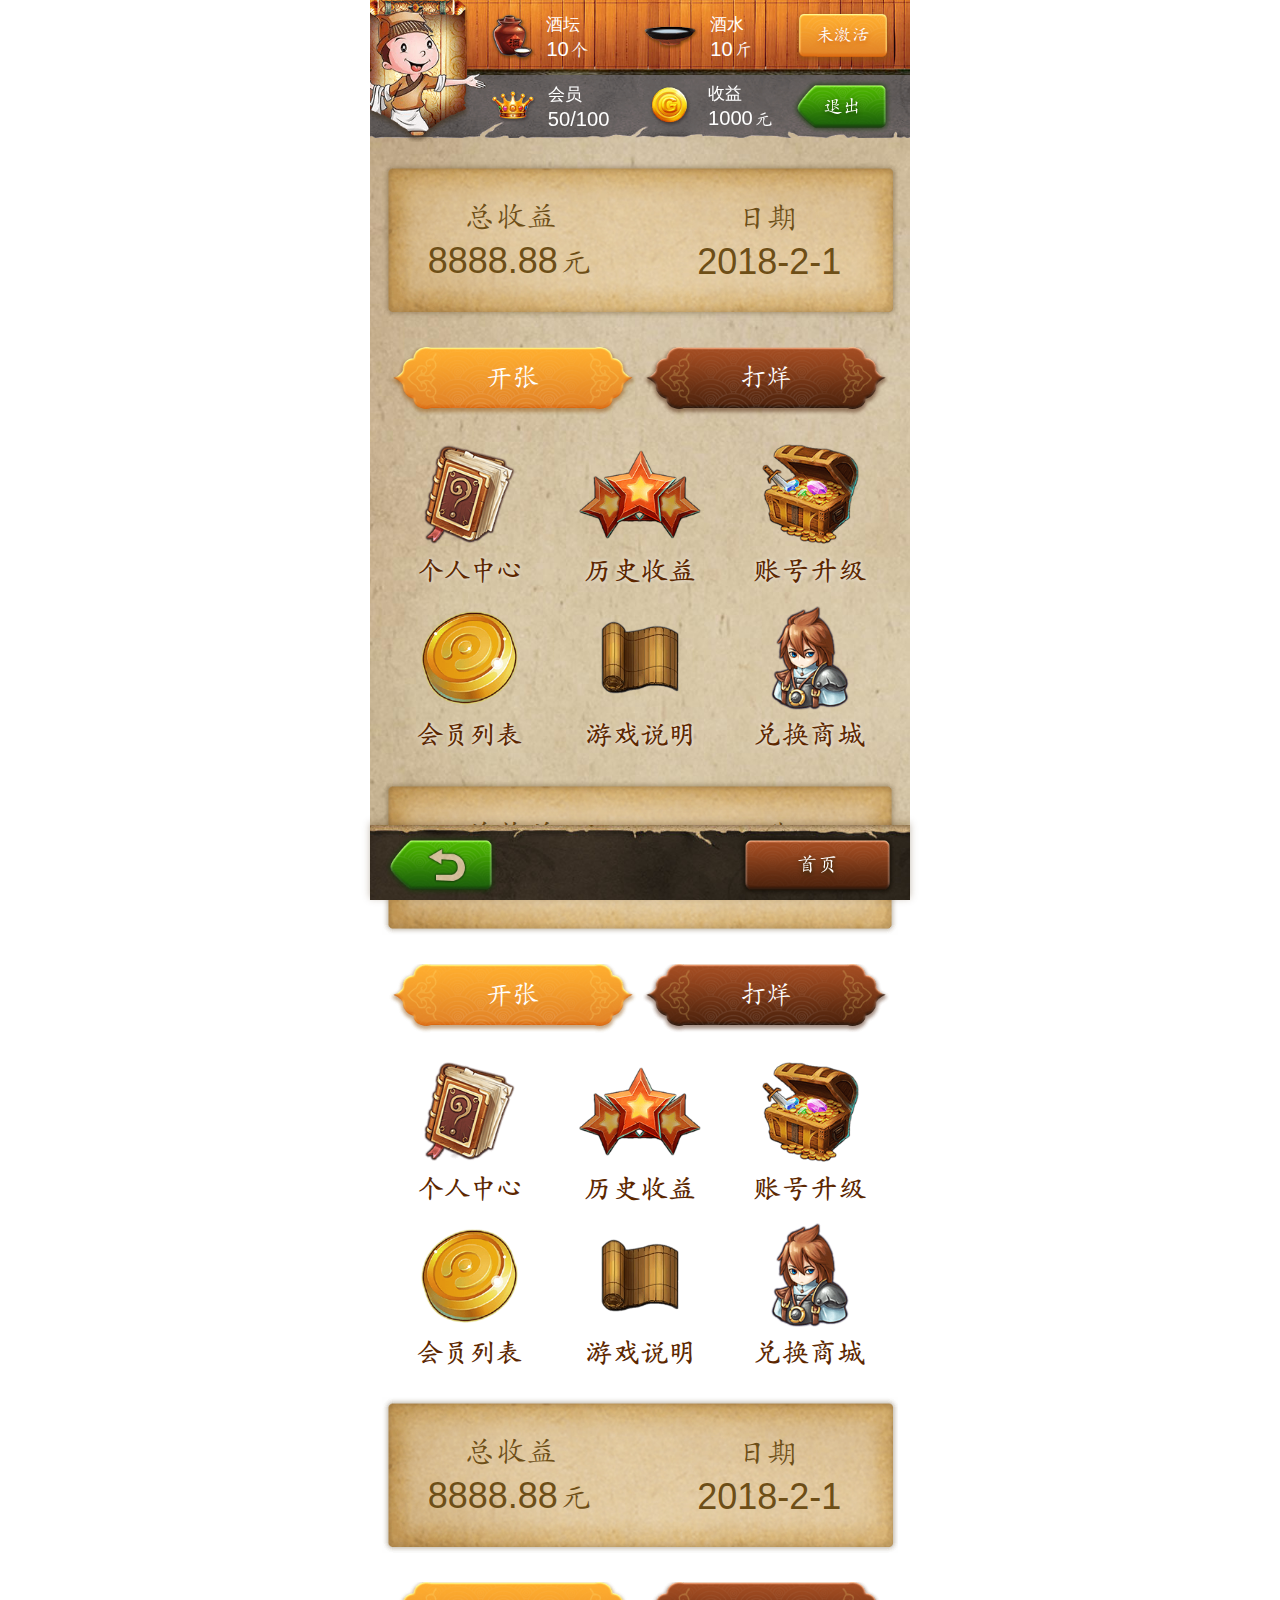
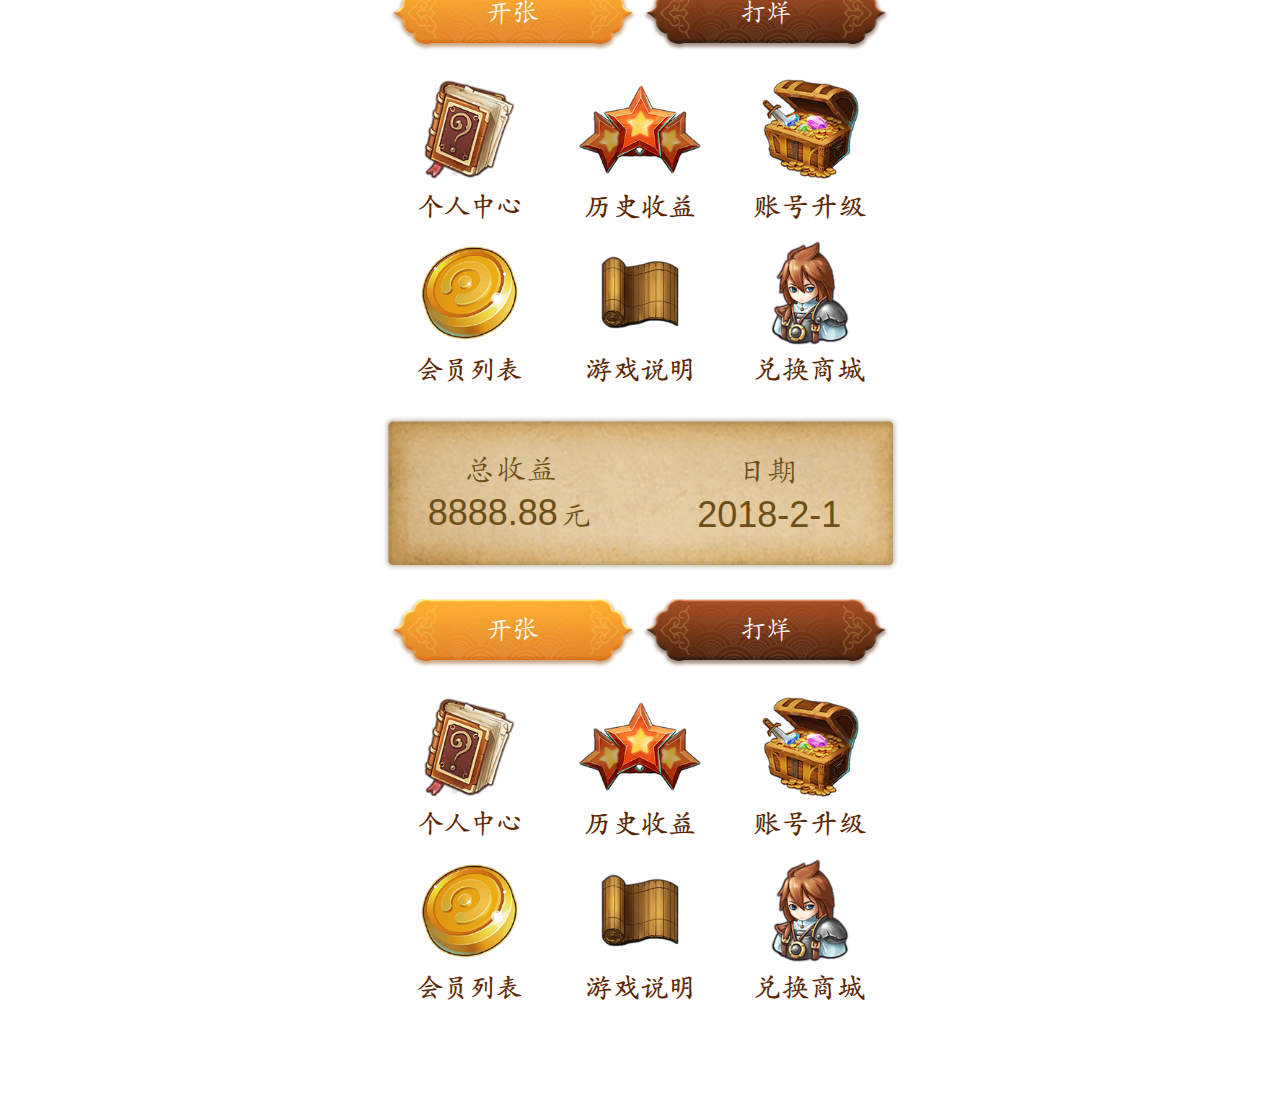
<file: index.html>
<!DOCTYPE html>
<html>

<head>
    <meta charset="utf-8">
    <title>xxx酒坊</title>
    <meta name="viewport" content="width=device-width, initial-scale=1,maximum-scale=1,user-scalable=no">
    <meta name="apple-mobile-web-app-capable" content="yes">
    <meta name="apple-mobile-web-app-status-bar-style" content="black">
    <link rel="stylesheet" href="css/mui.min.css">
    <link rel="stylesheet" href="css/main.css">
    <script src="js/resize.js"></script>
</head>

<body>
    <!--header-->
    <header class="h_header f24 white">
        <i class="pa sprite avatar"></i>
        <div class="t_bg" flex="box:last">
            <div flex="box:first">
                <i class="sprite icon_wine_jars mr15"></i>
                <h2>
                    <p>酒坛</p>
                    <p class="f28">10<i class="icon icon-ge f30"></i></p>
                 </h2>
            </div>
            <div flex="box:first">
                <i class="sprite icon_wine mr15"></i>
                <h2>
                    <p>酒水</p>
                    <p class="f28">10<i class="icon icon-jin f30"></i></p>
                 </h2>
            </div>
            <i class="f30 sprite btn_t_orange icon icon-not_active tc mr25 txt_sd_orange" title="未激活" alt="未激活"></i>
        </div>
        <div class="sprite t_bg1" flex="box:last">
            <div flex="box:first">
                <i class="sprite icon_vip mr15"></i>
                <h2>
                    <p>会员</p>
                    <p class="f28">50/100</p>
                 </h2>
            </div>
            <div flex="box:first">
                <i class="sprite icon_profit ml12 mr24"></i>
                <h2>
                    <p>收益</p>
                    <p class="f28">1000<i class="icon icon-yuan f30"></i></p>
                 </h2>
            </div>
            <a href="" class="f30 sprite btn_green icon icon-exit tc mr25 txt_sd_dark" title="退出" alt="退出"></a>
        </div>
    </header>
    <!--footer-->
    <footer class="f_footer sprite" flex="main:justify">
        <i class="sprite back"></i>
        <i class="sprite btn_brown icon icon-home f34 txt_sd_dark tc white"></i>
    </footer>
    <div class="mui-content mui-fullscreen">
        <div class="box_wrap f50 tc colorlighter" flex="box:mean">
            <div>
                <p class="icon icon-zsy"></p>
                <p><span>8888.88</span><i class="icon icon-yuan"></i></p>
            </div>
            <div>
                <p class="icon icon-date"></p>
                <p>2018-2-1</p>
            </div>
        </div>
        <div class="white mlr24">
            <a class="sprite btn_orange icon icon-open f46 tc" href=""></a>
            <a class="sprite btn_main icon icon-close f46 tc" href=""></a>
        </div>
        <div class="menu_wrap colorlight tc f46" flex="wrap">
            <a href="">
                <i class="i_menu menu1"></i>
                <p class="icon icon-menu1"></p>
            </a>
            <a href="">
                <i class="i_menu menu2"></i>
                <p class="icon icon-menu2"></p>
            </a>
            <a href="">
                <i class="i_menu menu3"></i>
                <p class="icon icon-menu3"></p>
            </a>
            <a href="">
                <i class="i_menu menu4"></i>
                <p class="icon icon-menu4"></p>
            </a>
            <a href="">
                <i class="i_menu menu5"></i>
                <p class="icon icon-menu5"></p>
            </a>
            <a href="">
                <i class="i_menu menu6"></i>
                <p class="icon icon-menu6"></p>
            </a>
        </div>
        <div class="box_wrap f50 tc colorlighter" flex="box:mean">
            <div>
                <p class="icon icon-zsy"></p>
                <p><span>8888.88</span><i class="icon icon-yuan"></i></p>
            </div>
            <div>
                <p class="icon icon-date"></p>
                <p>2018-2-1</p>
            </div>
        </div>
        <div class="white mlr24">
            <a class="sprite btn_orange icon icon-open f46 tc" href=""></a>
            <a class="sprite btn_main icon icon-close f46 tc" href=""></a>
        </div>
        <div class="menu_wrap colorlight tc f46" flex="wrap">
            <a href="">
                <i class="i_menu menu1"></i>
                <p class="icon icon-menu1"></p>
            </a>
            <a href="">
                <i class="i_menu menu2"></i>
                <p class="icon icon-menu2"></p>
            </a>
            <a href="">
                <i class="i_menu menu3"></i>
                <p class="icon icon-menu3"></p>
            </a>
            <a href="">
                <i class="i_menu menu4"></i>
                <p class="icon icon-menu4"></p>
            </a>
            <a href="">
                <i class="i_menu menu5"></i>
                <p class="icon icon-menu5"></p>
            </a>
            <a href="">
                <i class="i_menu menu6"></i>
                <p class="icon icon-menu6"></p>
            </a>
        </div>
        <div class="box_wrap f50 tc colorlighter" flex="box:mean">
            <div>
                <p class="icon icon-zsy"></p>
                <p><span>8888.88</span><i class="icon icon-yuan"></i></p>
            </div>
            <div>
                <p class="icon icon-date"></p>
                <p>2018-2-1</p>
            </div>
        </div>
        <div class="white mlr24">
            <a class="sprite btn_orange icon icon-open f46 tc" href=""></a>
            <a class="sprite btn_main icon icon-close f46 tc" href=""></a>
        </div>
        <div class="menu_wrap colorlight tc f46" flex="wrap">
            <a href="">
                <i class="i_menu menu1"></i>
                <p class="icon icon-menu1"></p>
            </a>
            <a href="">
                <i class="i_menu menu2"></i>
                <p class="icon icon-menu2"></p>
            </a>
            <a href="">
                <i class="i_menu menu3"></i>
                <p class="icon icon-menu3"></p>
            </a>
            <a href="">
                <i class="i_menu menu4"></i>
                <p class="icon icon-menu4"></p>
            </a>
            <a href="">
                <i class="i_menu menu5"></i>
                <p class="icon icon-menu5"></p>
            </a>
            <a href="">
                <i class="i_menu menu6"></i>
                <p class="icon icon-menu6"></p>
            </a>
        </div>
        <div class="box_wrap f50 tc colorlighter" flex="box:mean">
            <div>
                <p class="icon icon-zsy"></p>
                <p><span>8888.88</span><i class="icon icon-yuan"></i></p>
            </div>
            <div>
                <p class="icon icon-date"></p>
                <p>2018-2-1</p>
            </div>
        </div>
        <div class="white mlr24">
            <a class="sprite btn_orange icon icon-open f46 tc" href=""></a>
            <a class="sprite btn_main icon icon-close f46 tc" href=""></a>
        </div>
        <div class="menu_wrap colorlight tc f46" flex="wrap">
            <a href="">
                <i class="i_menu menu1"></i>
                <p class="icon icon-menu1"></p>
            </a>
            <a href="">
                <i class="i_menu menu2"></i>
                <p class="icon icon-menu2"></p>
            </a>
            <a href="">
                <i class="i_menu menu3"></i>
                <p class="icon icon-menu3"></p>
            </a>
            <a href="">
                <i class="i_menu menu4"></i>
                <p class="icon icon-menu4"></p>
            </a>
            <a href="">
                <i class="i_menu menu5"></i>
                <p class="icon icon-menu5"></p>
            </a>
            <a href="">
                <i class="i_menu menu6"></i>
                <p class="icon icon-menu6"></p>
            </a>
        </div>
    </div>
    <script src="js/mui.min.js"></script>
    <script src="js/main.js"></script>
</body>

</html>
</file>
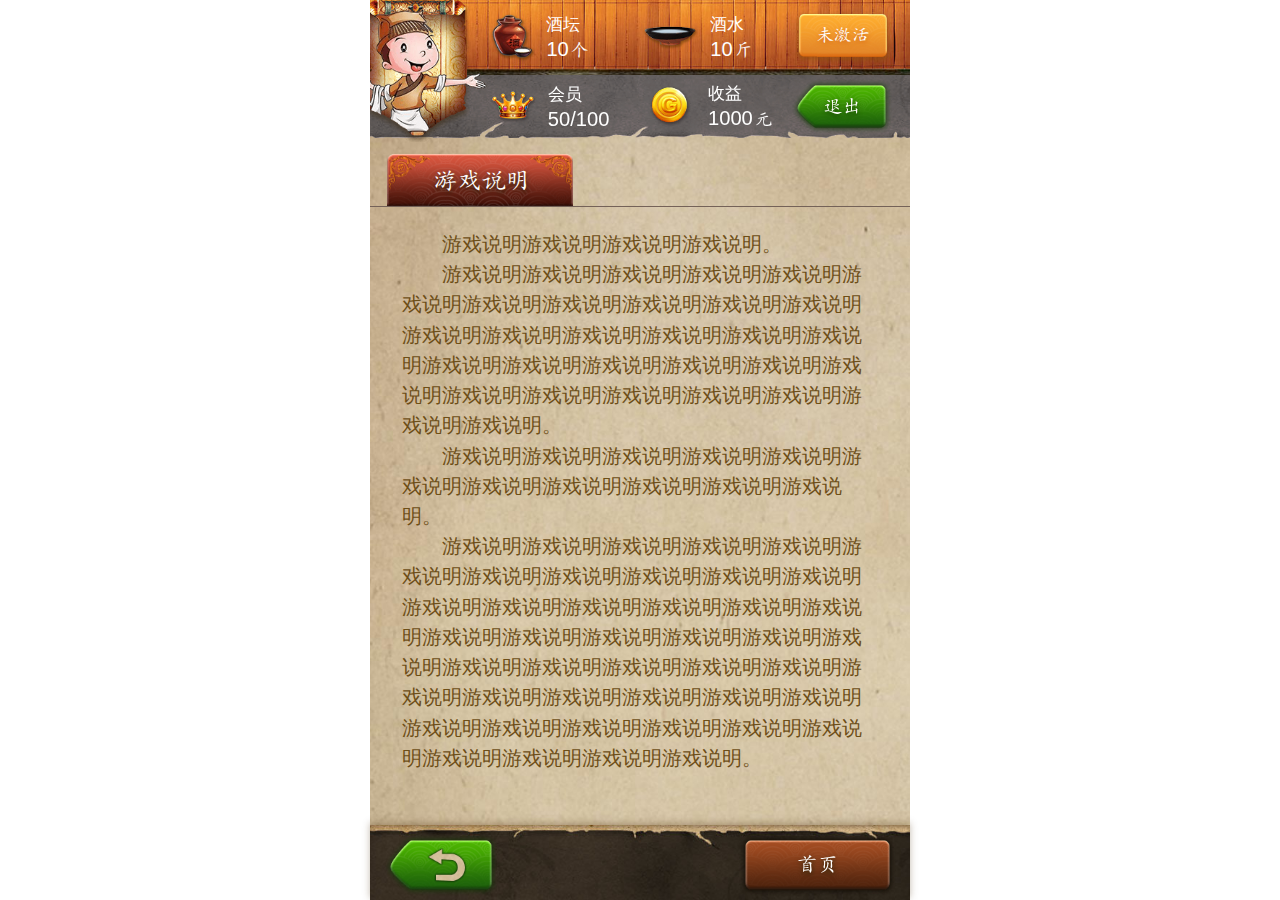
<file: game_des.html>
<!DOCTYPE html>
<html>

<head>
    <meta charset="utf-8">
    <title>游戏说明</title>
    <meta name="viewport" content="width=device-width, initial-scale=1,maximum-scale=1,user-scalable=no">
    <meta name="apple-mobile-web-app-capable" content="yes">
    <meta name="apple-mobile-web-app-status-bar-style" content="black">
    <link rel="stylesheet" href="css/mui.min.css">
    <link rel="stylesheet" href="css/main.css">
    <script src="js/resize.js"></script>
</head>

<body>
    <!--header-->
    <header class="h_header f24 white">
        <i class="pa sprite avatar"></i>
        <div class="t_bg" flex="box:last">
            <div flex="box:first">
                <i class="sprite icon_wine_jars mr15"></i>
                <h2>
                    <p>酒坛</p>
                    <p class="f28">10<i class="icon icon-ge f30"></i></p>
                 </h2>
            </div>
            <div flex="box:first">
                <i class="sprite icon_wine mr15"></i>
                <h2>
                    <p>酒水</p>
                    <p class="f28">10<i class="icon icon-jin f30"></i></p>
                 </h2>
            </div>
            <i class="f30 sprite btn_t_orange icon icon-not_active tc mr25 txt_sd_orange" title="未激活" alt="未激活"></i>
        </div>
        <div class="sprite t_bg1" flex="box:last">
            <div flex="box:first">
                <i class="sprite icon_vip mr15"></i>
                <h2>
                    <p>会员</p>
                    <p class="f28">50/100</p>
                 </h2>
            </div>
            <div flex="box:first">
                <i class="sprite icon_profit ml12 mr24"></i>
                <h2>
                    <p>收益</p>
                    <p class="f28">1000<i class="icon icon-yuan f30"></i></p>
                 </h2>
            </div>
            <a href="" class="f30 sprite btn_green icon icon-exit tc mr25 txt_sd_dark" title="退出" alt="退出"></a>
        </div>
    </header>
    <!--footer-->
    <footer class="f_footer sprite" flex="main:justify">
        <i class="sprite back"></i>
        <i class="sprite btn_brown icon icon-home f34 txt_sd_dark tc white"></i>
    </footer>
    <div class="mui-content mui-row mui-fullscreen">
        <div class="tab_wrap mt">
            <div class="mui-segmented-control f40">
                <a class="mui-control-item mui-active icon icon-yxsm" href="#item1"></a>
                <!-- 账号升级 -->
                <!-- <a class="mui-control-item mui-active icon icon-zhsj" href="#item1"></a> -->
            </div>
            <div id="item1" class="mui-control-content mui-active">
                <div class="txt_box f28 colorlighter mt mb50">
                    <p>　　游戏说明游戏说明游戏说明游戏说明。</p>
                    <p>　　游戏说明游戏说明游戏说明游戏说明游戏说明游戏说明游戏说明游戏说明游戏说明游戏说明游戏说明游戏说明游戏说明游戏说明游戏说明游戏说明游戏说明游戏说明游戏说明游戏说明游戏说明游戏说明游戏说明游戏说明游戏说明游戏说明游戏说明游戏说明游戏说明游戏说明。</p>
                    <p>　　游戏说明游戏说明游戏说明游戏说明游戏说明游戏说明游戏说明游戏说明游戏说明游戏说明游戏说明。</p>
                    <p>　　游戏说明游戏说明游戏说明游戏说明游戏说明游戏说明游戏说明游戏说明游戏说明游戏说明游戏说明游戏说明游戏说明游戏说明游戏说明游戏说明游戏说明游戏说明游戏说明游戏说明游戏说明游戏说明游戏说明游戏说明游戏说明游戏说明游戏说明游戏说明游戏说明游戏说明游戏说明游戏说明游戏说明游戏说明游戏说明游戏说明游戏说明游戏说明游戏说明游戏说明游戏说明游戏说明游戏说明游戏说明。</p>
                </div>
            </div>
        </div>
    </div>
    <script src="js/jquery.min.js"></script>
    <script src="js/mui.min.js"></script>
    <script src="js/main.js"></script>
</body>

</html>
</file>
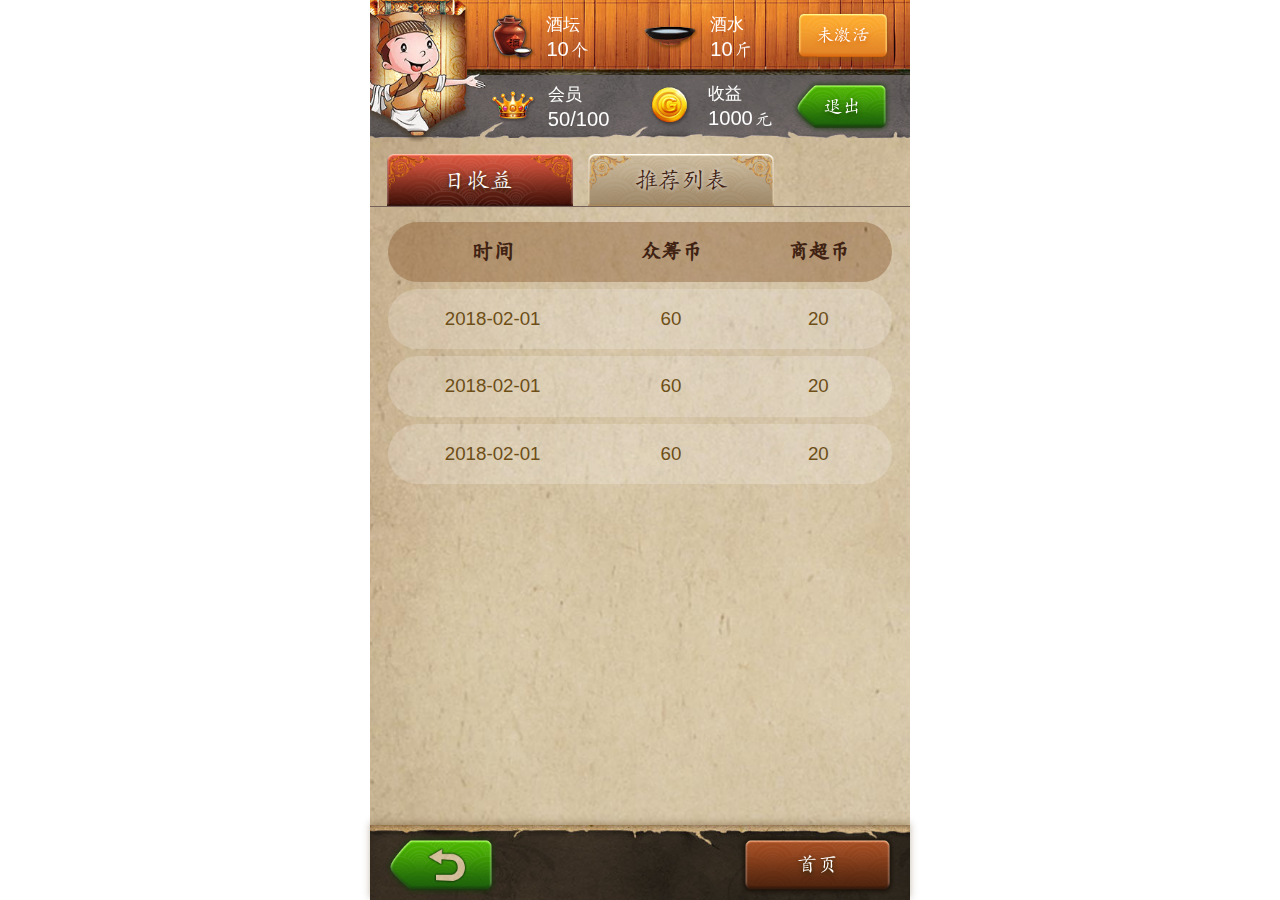
<file: historical_income.html>
<!DOCTYPE html>
<html>

<head>
    <meta charset="utf-8">
    <title>历史收益</title>
    <meta name="viewport" content="width=device-width, initial-scale=1,maximum-scale=1,user-scalable=no">
    <meta name="apple-mobile-web-app-capable" content="yes">
    <meta name="apple-mobile-web-app-status-bar-style" content="black">
    <link rel="stylesheet" href="css/mui.min.css">
    <link rel="stylesheet" href="css/main.css">
    <script src="js/resize.js"></script>
</head>

<body>
    <!--header-->
    <header class="h_header f24 white">
        <i class="pa sprite avatar"></i>
        <div class="t_bg" flex="box:last">
            <div flex="box:first">
                <i class="sprite icon_wine_jars mr15"></i>
                <h2>
                    <p>酒坛</p>
                    <p class="f28">10<i class="icon icon-ge f30"></i></p>
                 </h2>
            </div>
            <div flex="box:first">
                <i class="sprite icon_wine mr15"></i>
                <h2>
                    <p>酒水</p>
                    <p class="f28">10<i class="icon icon-jin f30"></i></p>
                 </h2>
            </div>
            <i class="f30 sprite btn_t_orange icon icon-not_active tc mr25 txt_sd_orange" title="未激活" alt="未激活"></i>
        </div>
        <div class="sprite t_bg1" flex="box:last">
            <div flex="box:first">
                <i class="sprite icon_vip mr15"></i>
                <h2>
                    <p>会员</p>
                    <p class="f28">50/100</p>
                 </h2>
            </div>
            <div flex="box:first">
                <i class="sprite icon_profit ml12 mr24"></i>
                <h2>
                    <p>收益</p>
                    <p class="f28">1000<i class="icon icon-yuan f30"></i></p>
                 </h2>
            </div>
            <a href="" class="f30 sprite btn_green icon icon-exit tc mr25 txt_sd_dark" title="退出" alt="退出"></a>
        </div>
    </header>
    <!--footer-->
    <footer class="f_footer sprite" flex="main:justify">
        <i class="sprite back"></i>
        <i class="sprite btn_brown icon icon-home f34 txt_sd_dark tc white"></i>
    </footer>
    <div class="mui-content mui-row mui-fullscreen">
        <div class="tab_wrap mt">
            <div class="mui-segmented-control f40">
                <a class="mui-control-item mui-active icon icon-rsy" href="#item1"></a>
                <a class="mui-control-item icon icon-tjlb" href="#item2"></a>
            </div>
            <div id="item1" class="mui-control-content mui-active">
                <div class="table_wrap f26 mt10 mb40">
                    <table>
                        <thead>
                            <tr>
                                <th class="icon icon-sj f36"></th>
                                <th class="icon icon-zcb f36"></th>
                                <th class="icon icon-scb f36"></th>
                            </tr>
                        </thead>
                        <tbody>
                            <tr>
                                <td>2018-02-01</td>
                                <td>60</td>
                                <td>20</td>
                            </tr>
                            <tr>
                                <td>2018-02-01</td>
                                <td>60</td>
                                <td>20</td>
                            </tr>
                            <tr>
                                <td>2018-02-01</td>
                                <td>60</td>
                                <td>20</td>
                            </tr>
                        </tbody>
                    </table>
                </div>
            </div>
            <div id="item2" class="mui-control-content">
                推荐列表
            </div>
        </div>
    </div>
    <script src="js/jquery.min.js"></script>
    <script src="js/mui.min.js"></script>
    <script src="js/main.js"></script>
</body>

</html>
</file>
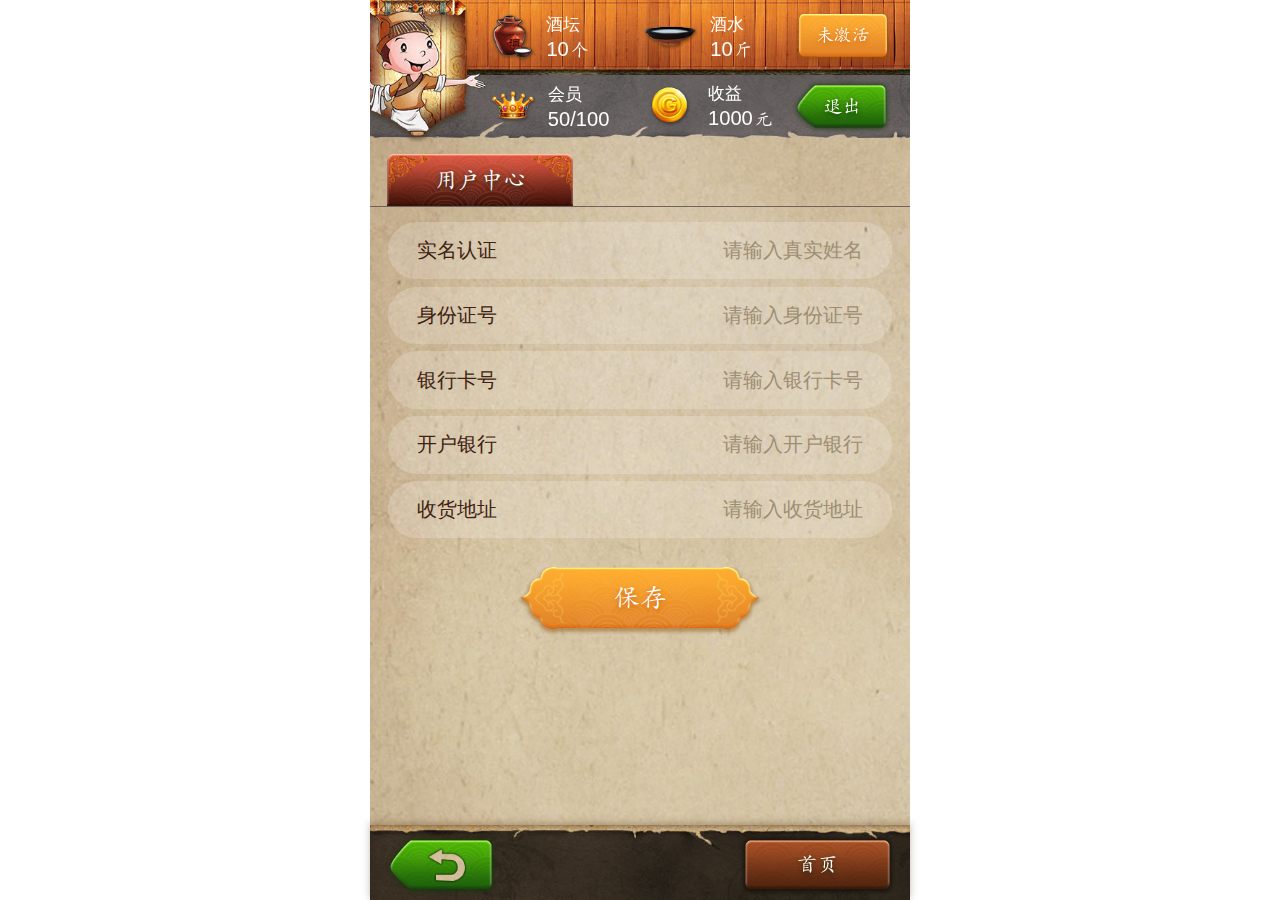
<file: user.html>
<!DOCTYPE html>
<html>

<head>
    <meta charset="utf-8">
    <title>用户中心</title>
    <meta name="viewport" content="width=device-width, initial-scale=1,maximum-scale=1,user-scalable=no">
    <meta name="apple-mobile-web-app-capable" content="yes">
    <meta name="apple-mobile-web-app-status-bar-style" content="black">
    <link rel="stylesheet" href="css/mui.min.css">
    <link rel="stylesheet" href="css/main.css">
    <script src="js/resize.js"></script>
</head>

<body>
    <!--header-->
    <header class="h_header f24 white">
        <i class="pa sprite avatar"></i>
        <div class="t_bg" flex="box:last">
            <div flex="box:first">
                <i class="sprite icon_wine_jars mr15"></i>
                <h2>
                    <p>酒坛</p>
                    <p class="f28">10<i class="icon icon-ge f30"></i></p>
                 </h2>
            </div>
            <div flex="box:first">
                <i class="sprite icon_wine mr15"></i>
                <h2>
                    <p>酒水</p>
                    <p class="f28">10<i class="icon icon-jin f30"></i></p>
                 </h2>
            </div>
            <i class="f30 sprite btn_t_orange icon icon-not_active tc mr25 txt_sd_orange" title="未激活" alt="未激活"></i>
        </div>
        <div class="sprite t_bg1" flex="box:last">
            <div flex="box:first">
                <i class="sprite icon_vip mr15"></i>
                <h2>
                    <p>会员</p>
                    <p class="f28">50/100</p>
                 </h2>
            </div>
            <div flex="box:first">
                <i class="sprite icon_profit ml12 mr24"></i>
                <h2>
                    <p>收益</p>
                    <p class="f28">1000<i class="icon icon-yuan f30"></i></p>
                 </h2>
            </div>
            <a href="" class="f30 sprite btn_green icon icon-exit tc mr25 txt_sd_dark" title="退出" alt="退出"></a>
        </div>
    </header>
    <!--footer-->
    <footer class="f_footer sprite" flex="main:justify">
        <i class="sprite back"></i>
        <i class="sprite btn_brown icon icon-home f34 txt_sd_dark tc white"></i>
    </footer>
    <div class="mui-content mui-row mui-fullscreen">
        <div class="tab_wrap mt">
            <div class="mui-segmented-control f40">
                <a class="mui-control-item mui-active icon icon-user" href="#item1"></a>
            </div>
            <div id="item1" class="mui-control-content mui-active">
                <form action="" method="post" accept-charset="utf-8">
                    <ul class="form_wrap f28 color mt mb40">
                        <li flex="box:first">
                            <span>实名认证</span>
                            <input type="text" name="" placeholder="请输入真实姓名">
                        </li>
                        <li flex="box:first">
                            <span>身份证号</span>
                            <input type="number" name="" placeholder="请输入身份证号" maxlength="18">
                        </li>
                        <li flex="box:first">
                            <span>银行卡号</span>
                            <input type="number" name="" placeholder="请输入银行卡号" minlength="16" maxlength="19">
                        </li>
                        <li flex="box:first">
                            <span>开户银行</span>
                            <input type="text" name="" placeholder="请输入开户银行">
                        </li>
                        <li flex="box:first">
                            <span>收货地址</span>
                            <input type="text" name="" placeholder="请输入收货地址">
                        </li>
                    </ul>
                    <button class="sprite btn_orange icon icon-save white f46 txt_sd_orange mb50" type="button"></button>
                </form>
            </div>
        </div>
    </div>
    <script src="js/jquery.min.js"></script>
    <script src="js/mui.min.js"></script>
    <script src="js/main.js"></script>
</body>

</html>
</file>
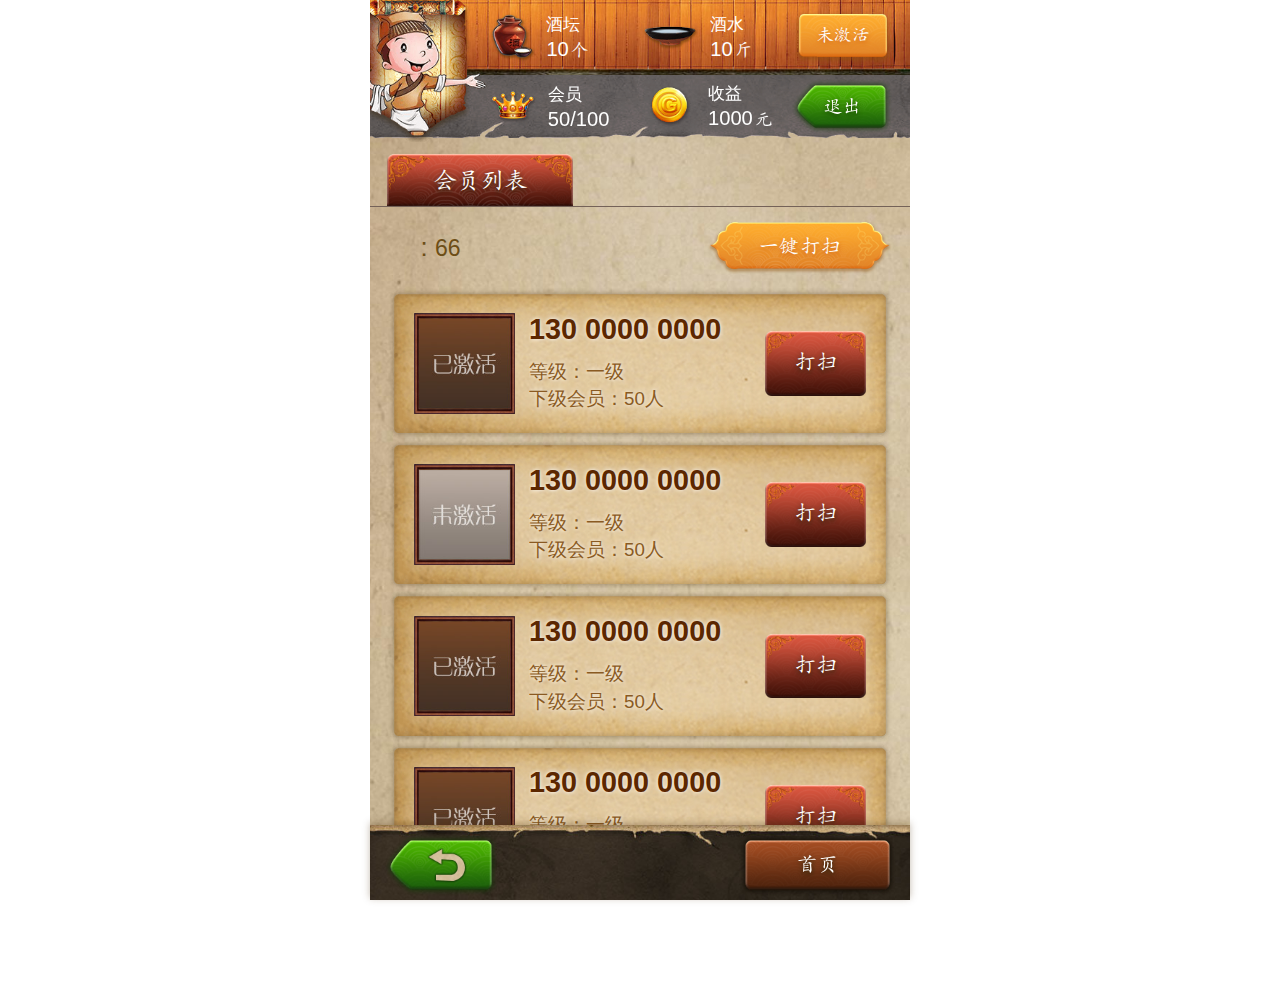
<file: vip_list.html>
<!DOCTYPE html>
<html>

<head>
    <meta charset="utf-8">
    <title>会员列表</title>
    <meta name="viewport" content="width=device-width, initial-scale=1,maximum-scale=1,user-scalable=no">
    <meta name="apple-mobile-web-app-capable" content="yes">
    <meta name="apple-mobile-web-app-status-bar-style" content="black">
    <link rel="stylesheet" href="css/mui.min.css">
    <link rel="stylesheet" href="css/main.css">
    <script src="js/resize.js"></script>
</head>

<body>
    <!--header-->
    <header class="h_header f24 white">
        <i class="pa sprite avatar"></i>
        <div class="t_bg" flex="box:last">
            <div flex="box:first">
                <i class="sprite icon_wine_jars mr15"></i>
                <h2>
                    <p>酒坛</p>
                    <p class="f28">10<i class="icon icon-ge f30"></i></p>
                 </h2>
            </div>
            <div flex="box:first">
                <i class="sprite icon_wine mr15"></i>
                <h2>
                    <p>酒水</p>
                    <p class="f28">10<i class="icon icon-jin f30"></i></p>
                 </h2>
            </div>
            <i class="f30 sprite btn_t_orange icon icon-not_active tc mr25 txt_sd_orange" title="未激活" alt="未激活"></i>
        </div>
        <div class="sprite t_bg1" flex="box:last">
            <div flex="box:first">
                <i class="sprite icon_vip mr15"></i>
                <h2>
                    <p>会员</p>
                    <p class="f28">50/100</p>
                 </h2>
            </div>
            <div flex="box:first">
                <i class="sprite icon_profit ml12 mr24"></i>
                <h2>
                    <p>收益</p>
                    <p class="f28">1000<i class="icon icon-yuan f30"></i></p>
                 </h2>
            </div>
            <a href="" class="f30 sprite btn_green icon icon-exit tc mr25 txt_sd_dark" title="退出" alt="退出"></a>
        </div>
    </header>
    <!--footer-->
    <footer class="f_footer sprite" flex="main:justify">
        <i class="sprite back"></i>
        <i class="sprite btn_brown icon icon-home f34 txt_sd_dark tc white"></i>
    </footer>
    <div class="mui-content mui-row mui-fullscreen">
        <div class="tab_wrap mt">
            <div class="mui-segmented-control f40">
                <a class="mui-control-item mui-active icon icon-vip_list" href="#item1"></a>
            </div>
            <div id="item1" class="mui-control-content mui-active">
                <h1 class="f40 colorlighter" flex="main:justify">
                    <span><i class="icon icon-vip_num mr15"></i><span class="f36 ml-10 mr10">:</span><em class="f32">66</em></span>
                    <a class="btn_onekey_clean f34 txt_sd_orange tc white" href=""><i class="icon icon-onekey"></i><i class="icon icon-clean"></i></a>
                </h1>
                <ul class="list_wrap mb40">
                    <li flex="box:justify">
                        <i class="i i_activated"></i>
                        <div class="grey">
                            <h2 class="f40 colorlight">130 0000 0000</h2>
                            <p>等级：<span>一级</span></p>
                            <p>下级会员：<span>50</span>人</p>
                        </div>
                        <a class="btn_clean icon icon-clean f36 tc white txt_sd_dark" href=""></a>
                    </li>
                    <li flex="box:justify">
                        <i class="i i_not_active"></i>
                        <div class="grey">
                            <h2 class="f40 colorlight">130 0000 0000</h2>
                            <p>等级：<span>一级</span></p>
                            <p>下级会员：<span>50</span>人</p>
                        </div>
                        <a class="btn_clean icon icon-clean f36 tc white txt_sd_dark" href=""></a>
                    </li>
                    <li flex="box:justify">
                        <i class="i i_activated"></i>
                        <div class="grey">
                            <h2 class="f40 colorlight">130 0000 0000</h2>
                            <p>等级：<span>一级</span></p>
                            <p>下级会员：<span>50</span>人</p>
                        </div>
                        <a class="btn_clean icon icon-clean f36 tc white txt_sd_dark" href=""></a>
                    </li>
                    <li flex="box:justify">
                        <i class="i i_activated"></i>
                        <div class="grey">
                            <h2 class="f40 colorlight">130 0000 0000</h2>
                            <p>等级：<span>一级</span></p>
                            <p>下级会员：<span>50</span>人</p>
                        </div>
                        <a class="btn_clean icon icon-clean f36 tc white txt_sd_dark" href=""></a>
                    </li>
                </ul>
            </div>
        </div>
    </div>
    <script src="js/jquery.min.js"></script>
    <script src="js/mui.min.js"></script>
    <script src="js/main.js"></script>
</body>

</html>
</file>
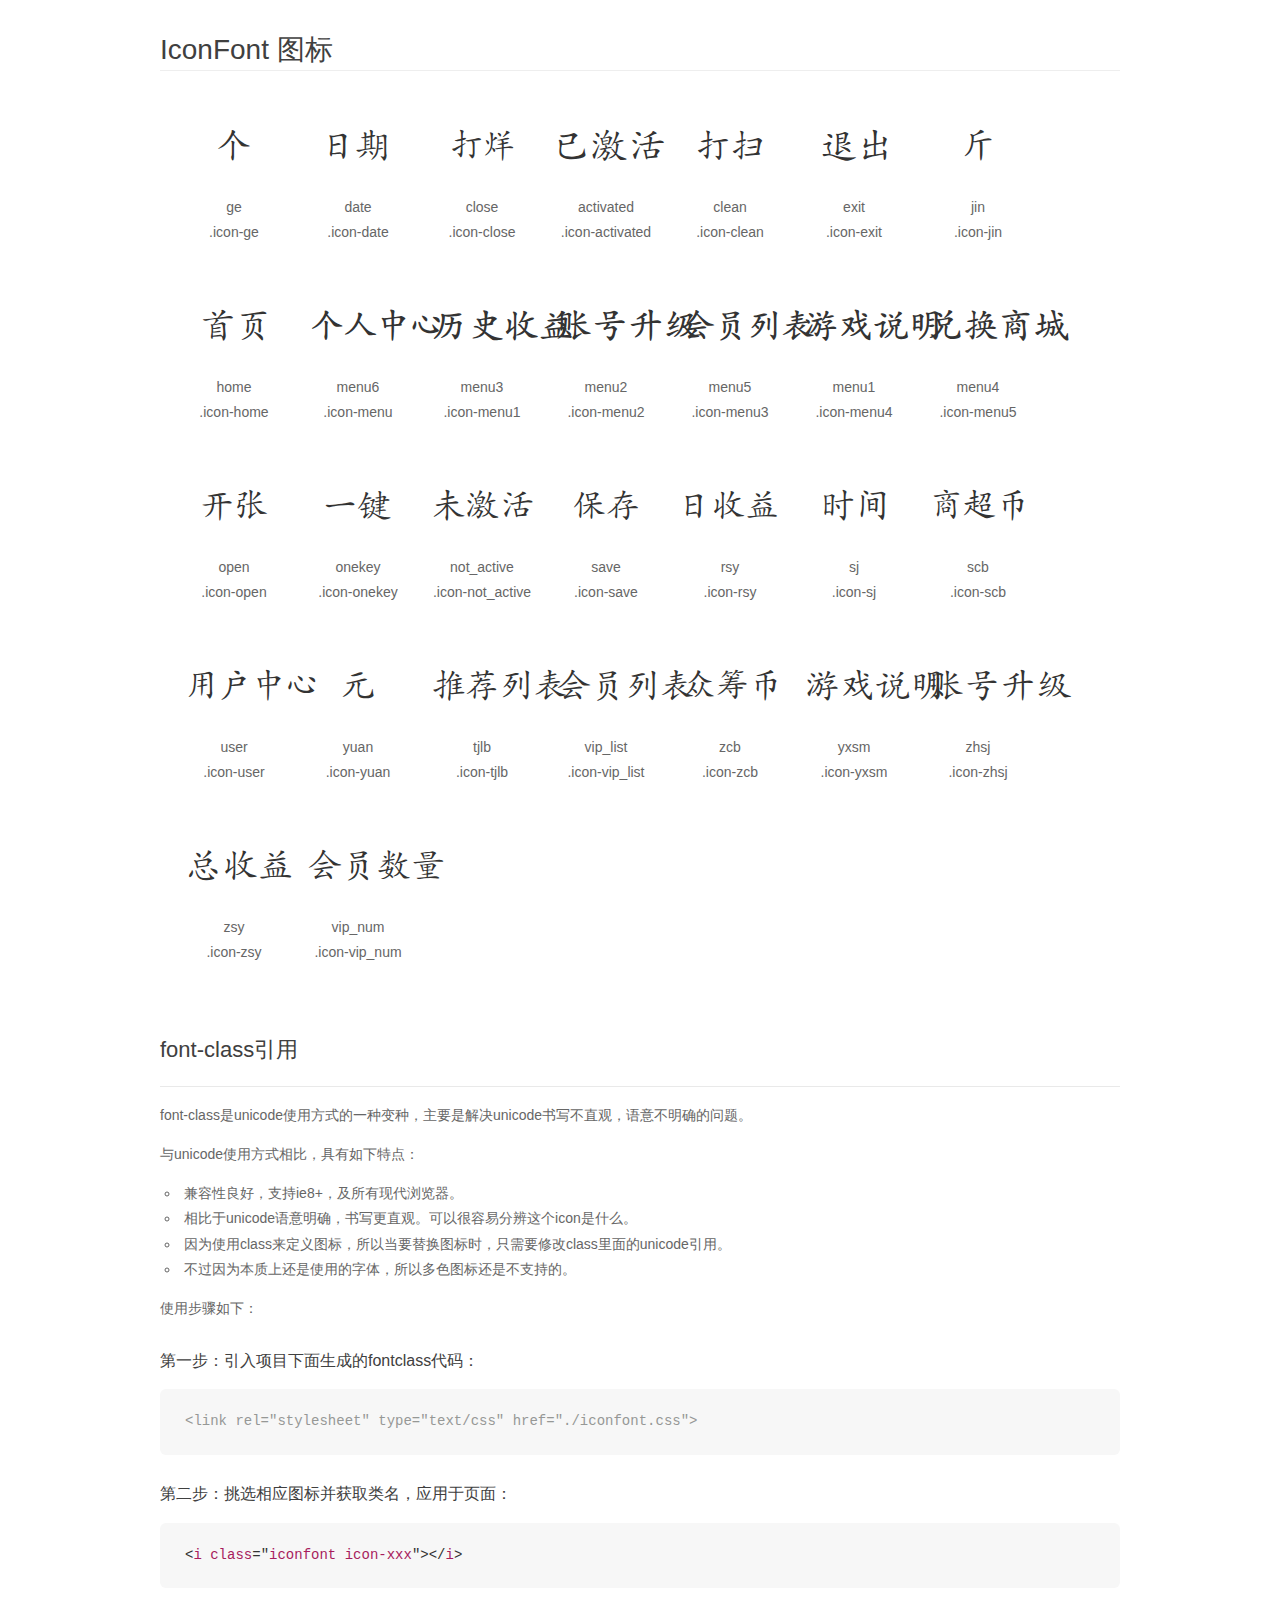
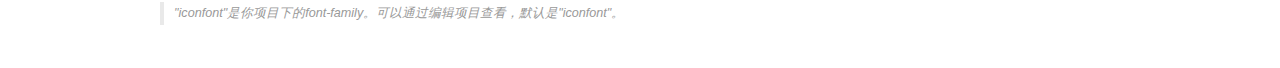
<file: 1download/font_561102_weidkwaly7wopqfr/demo_fontclass.html>
<!DOCTYPE html>
<html>
<head>
    <meta charset="utf-8"/>
    <title>IconFont</title>
    <link rel="stylesheet" href="demo.css">
    <link rel="stylesheet" href="iconfont.css">
</head>
<body>
    <div class="main markdown">
        <h1>IconFont 图标</h1>
        <ul class="icon_lists clear">
            
                <li>
                <i class="icon iconfont icon-ge"></i>
                    <div class="name">ge</div>
                    <div class="fontclass">.icon-ge</div>
                </li>
            
                <li>
                <i class="icon iconfont icon-date"></i>
                    <div class="name">date</div>
                    <div class="fontclass">.icon-date</div>
                </li>
            
                <li>
                <i class="icon iconfont icon-close"></i>
                    <div class="name">close</div>
                    <div class="fontclass">.icon-close</div>
                </li>
            
                <li>
                <i class="icon iconfont icon-activated"></i>
                    <div class="name">activated</div>
                    <div class="fontclass">.icon-activated</div>
                </li>
            
                <li>
                <i class="icon iconfont icon-clean"></i>
                    <div class="name">clean</div>
                    <div class="fontclass">.icon-clean</div>
                </li>
            
                <li>
                <i class="icon iconfont icon-exit"></i>
                    <div class="name">exit</div>
                    <div class="fontclass">.icon-exit</div>
                </li>
            
                <li>
                <i class="icon iconfont icon-jin"></i>
                    <div class="name">jin</div>
                    <div class="fontclass">.icon-jin</div>
                </li>
            
                <li>
                <i class="icon iconfont icon-home"></i>
                    <div class="name">home</div>
                    <div class="fontclass">.icon-home</div>
                </li>
            
                <li>
                <i class="icon iconfont icon-menu"></i>
                    <div class="name">menu6</div>
                    <div class="fontclass">.icon-menu</div>
                </li>
            
                <li>
                <i class="icon iconfont icon-menu1"></i>
                    <div class="name">menu3</div>
                    <div class="fontclass">.icon-menu1</div>
                </li>
            
                <li>
                <i class="icon iconfont icon-menu2"></i>
                    <div class="name">menu2</div>
                    <div class="fontclass">.icon-menu2</div>
                </li>
            
                <li>
                <i class="icon iconfont icon-menu3"></i>
                    <div class="name">menu5</div>
                    <div class="fontclass">.icon-menu3</div>
                </li>
            
                <li>
                <i class="icon iconfont icon-menu4"></i>
                    <div class="name">menu1</div>
                    <div class="fontclass">.icon-menu4</div>
                </li>
            
                <li>
                <i class="icon iconfont icon-menu5"></i>
                    <div class="name">menu4</div>
                    <div class="fontclass">.icon-menu5</div>
                </li>
            
                <li>
                <i class="icon iconfont icon-open"></i>
                    <div class="name">open</div>
                    <div class="fontclass">.icon-open</div>
                </li>
            
                <li>
                <i class="icon iconfont icon-onekey"></i>
                    <div class="name">onekey</div>
                    <div class="fontclass">.icon-onekey</div>
                </li>
            
                <li>
                <i class="icon iconfont icon-not_active"></i>
                    <div class="name">not_active</div>
                    <div class="fontclass">.icon-not_active</div>
                </li>
            
                <li>
                <i class="icon iconfont icon-save"></i>
                    <div class="name">save</div>
                    <div class="fontclass">.icon-save</div>
                </li>
            
                <li>
                <i class="icon iconfont icon-rsy"></i>
                    <div class="name">rsy</div>
                    <div class="fontclass">.icon-rsy</div>
                </li>
            
                <li>
                <i class="icon iconfont icon-sj"></i>
                    <div class="name">sj</div>
                    <div class="fontclass">.icon-sj</div>
                </li>
            
                <li>
                <i class="icon iconfont icon-scb"></i>
                    <div class="name">scb</div>
                    <div class="fontclass">.icon-scb</div>
                </li>
            
                <li>
                <i class="icon iconfont icon-user"></i>
                    <div class="name">user</div>
                    <div class="fontclass">.icon-user</div>
                </li>
            
                <li>
                <i class="icon iconfont icon-yuan"></i>
                    <div class="name">yuan</div>
                    <div class="fontclass">.icon-yuan</div>
                </li>
            
                <li>
                <i class="icon iconfont icon-tjlb"></i>
                    <div class="name">tjlb</div>
                    <div class="fontclass">.icon-tjlb</div>
                </li>
            
                <li>
                <i class="icon iconfont icon-vip_list"></i>
                    <div class="name">vip_list</div>
                    <div class="fontclass">.icon-vip_list</div>
                </li>
            
                <li>
                <i class="icon iconfont icon-zcb"></i>
                    <div class="name">zcb</div>
                    <div class="fontclass">.icon-zcb</div>
                </li>
            
                <li>
                <i class="icon iconfont icon-yxsm"></i>
                    <div class="name">yxsm</div>
                    <div class="fontclass">.icon-yxsm</div>
                </li>
            
                <li>
                <i class="icon iconfont icon-zhsj"></i>
                    <div class="name">zhsj</div>
                    <div class="fontclass">.icon-zhsj</div>
                </li>
            
                <li>
                <i class="icon iconfont icon-zsy"></i>
                    <div class="name">zsy</div>
                    <div class="fontclass">.icon-zsy</div>
                </li>
            
                <li>
                <i class="icon iconfont icon-vip_num"></i>
                    <div class="name">vip_num</div>
                    <div class="fontclass">.icon-vip_num</div>
                </li>
            
        </ul>

        <h2 id="font-class-">font-class引用</h2>
        <hr>

        <p>font-class是unicode使用方式的一种变种，主要是解决unicode书写不直观，语意不明确的问题。</p>
        <p>与unicode使用方式相比，具有如下特点：</p>
        <ul>
        <li>兼容性良好，支持ie8+，及所有现代浏览器。</li>
        <li>相比于unicode语意明确，书写更直观。可以很容易分辨这个icon是什么。</li>
        <li>因为使用class来定义图标，所以当要替换图标时，只需要修改class里面的unicode引用。</li>
        <li>不过因为本质上还是使用的字体，所以多色图标还是不支持的。</li>
        </ul>
        <p>使用步骤如下：</p>
        <h3 id="-fontclass-">第一步：引入项目下面生成的fontclass代码：</h3>


        <pre><code class="lang-js hljs javascript"><span class="hljs-comment">&lt;link rel="stylesheet" type="text/css" href="./iconfont.css"&gt;</span></code></pre>
        <h3 id="-">第二步：挑选相应图标并获取类名，应用于页面：</h3>
        <pre><code class="lang-css hljs">&lt;<span class="hljs-selector-tag">i</span> <span class="hljs-selector-tag">class</span>="<span class="hljs-selector-tag">iconfont</span> <span class="hljs-selector-tag">icon-xxx</span>"&gt;&lt;/<span class="hljs-selector-tag">i</span>&gt;</code></pre>
        <blockquote>
        <p>"iconfont"是你项目下的font-family。可以通过编辑项目查看，默认是"iconfont"。</p>
        </blockquote>
    </div>
</body>
</html>
</file>
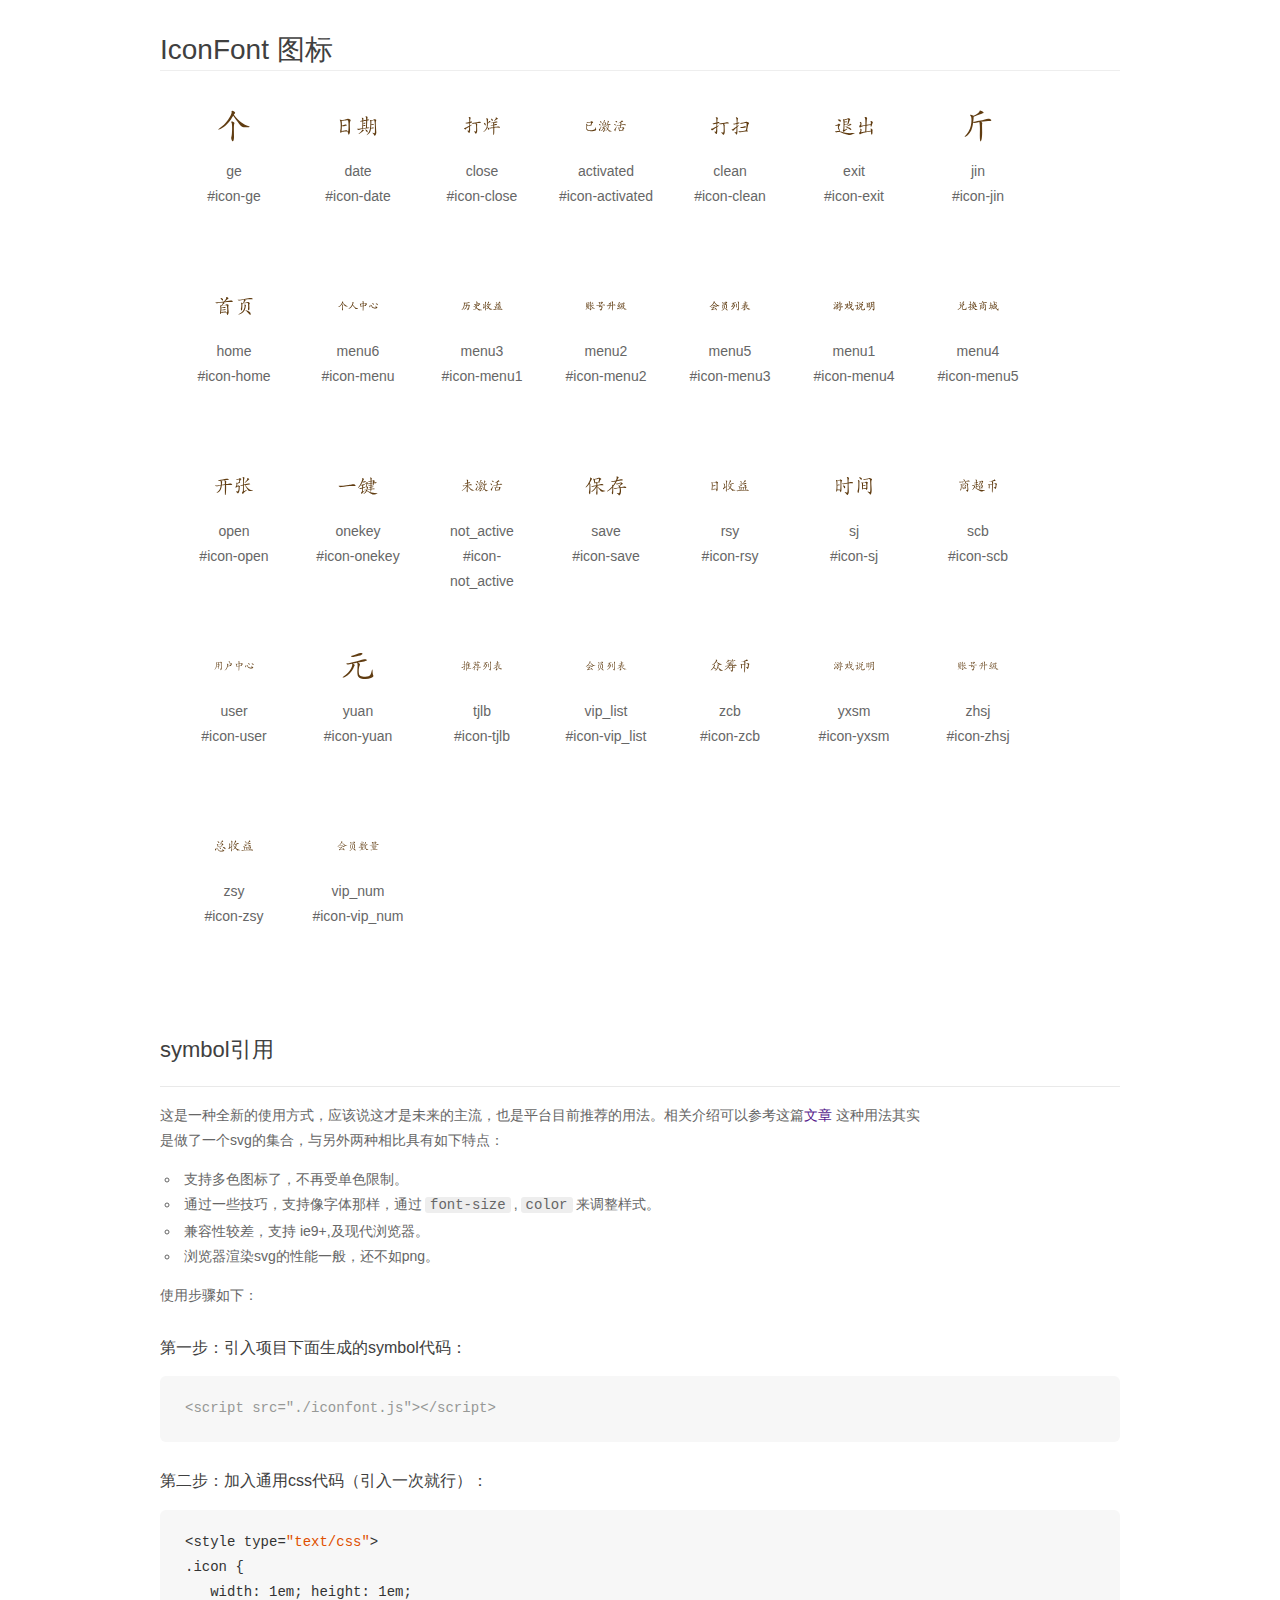
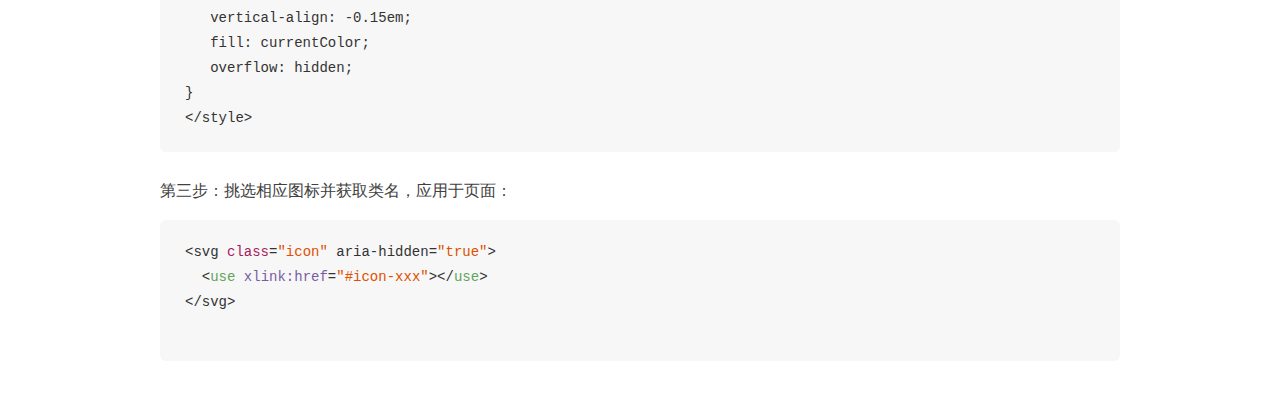
<file: 1download/font_561102_weidkwaly7wopqfr/demo_symbol.html>
<!DOCTYPE html>
<html>
<head>
    <meta charset="utf-8"/>
    <title>IconFont</title>
    <link rel="stylesheet" href="demo.css">
    <script src="iconfont.js"></script>

    <style type="text/css">
        .icon {
          /* 通过设置 font-size 来改变图标大小 */
          width: 1em; height: 1em;
          /* 图标和文字相邻时，垂直对齐 */
          vertical-align: -0.15em;
          /* 通过设置 color 来改变 SVG 的颜色/fill */
          fill: currentColor;
          /* path 和 stroke 溢出 viewBox 部分在 IE 下会显示
             normalize.css 中也包含这行 */
          overflow: hidden;
        }

    </style>
</head>
<body>
    <div class="main markdown">
        <h1>IconFont 图标</h1>
        <ul class="icon_lists clear">
            
                <li>
                    <svg class="icon" aria-hidden="true">
                        <use xlink:href="#icon-ge"></use>
                    </svg>
                    <div class="name">ge</div>
                    <div class="fontclass">#icon-ge</div>
                </li>
            
                <li>
                    <svg class="icon" aria-hidden="true">
                        <use xlink:href="#icon-date"></use>
                    </svg>
                    <div class="name">date</div>
                    <div class="fontclass">#icon-date</div>
                </li>
            
                <li>
                    <svg class="icon" aria-hidden="true">
                        <use xlink:href="#icon-close"></use>
                    </svg>
                    <div class="name">close</div>
                    <div class="fontclass">#icon-close</div>
                </li>
            
                <li>
                    <svg class="icon" aria-hidden="true">
                        <use xlink:href="#icon-activated"></use>
                    </svg>
                    <div class="name">activated</div>
                    <div class="fontclass">#icon-activated</div>
                </li>
            
                <li>
                    <svg class="icon" aria-hidden="true">
                        <use xlink:href="#icon-clean"></use>
                    </svg>
                    <div class="name">clean</div>
                    <div class="fontclass">#icon-clean</div>
                </li>
            
                <li>
                    <svg class="icon" aria-hidden="true">
                        <use xlink:href="#icon-exit"></use>
                    </svg>
                    <div class="name">exit</div>
                    <div class="fontclass">#icon-exit</div>
                </li>
            
                <li>
                    <svg class="icon" aria-hidden="true">
                        <use xlink:href="#icon-jin"></use>
                    </svg>
                    <div class="name">jin</div>
                    <div class="fontclass">#icon-jin</div>
                </li>
            
                <li>
                    <svg class="icon" aria-hidden="true">
                        <use xlink:href="#icon-home"></use>
                    </svg>
                    <div class="name">home</div>
                    <div class="fontclass">#icon-home</div>
                </li>
            
                <li>
                    <svg class="icon" aria-hidden="true">
                        <use xlink:href="#icon-menu"></use>
                    </svg>
                    <div class="name">menu6</div>
                    <div class="fontclass">#icon-menu</div>
                </li>
            
                <li>
                    <svg class="icon" aria-hidden="true">
                        <use xlink:href="#icon-menu1"></use>
                    </svg>
                    <div class="name">menu3</div>
                    <div class="fontclass">#icon-menu1</div>
                </li>
            
                <li>
                    <svg class="icon" aria-hidden="true">
                        <use xlink:href="#icon-menu2"></use>
                    </svg>
                    <div class="name">menu2</div>
                    <div class="fontclass">#icon-menu2</div>
                </li>
            
                <li>
                    <svg class="icon" aria-hidden="true">
                        <use xlink:href="#icon-menu3"></use>
                    </svg>
                    <div class="name">menu5</div>
                    <div class="fontclass">#icon-menu3</div>
                </li>
            
                <li>
                    <svg class="icon" aria-hidden="true">
                        <use xlink:href="#icon-menu4"></use>
                    </svg>
                    <div class="name">menu1</div>
                    <div class="fontclass">#icon-menu4</div>
                </li>
            
                <li>
                    <svg class="icon" aria-hidden="true">
                        <use xlink:href="#icon-menu5"></use>
                    </svg>
                    <div class="name">menu4</div>
                    <div class="fontclass">#icon-menu5</div>
                </li>
            
                <li>
                    <svg class="icon" aria-hidden="true">
                        <use xlink:href="#icon-open"></use>
                    </svg>
                    <div class="name">open</div>
                    <div class="fontclass">#icon-open</div>
                </li>
            
                <li>
                    <svg class="icon" aria-hidden="true">
                        <use xlink:href="#icon-onekey"></use>
                    </svg>
                    <div class="name">onekey</div>
                    <div class="fontclass">#icon-onekey</div>
                </li>
            
                <li>
                    <svg class="icon" aria-hidden="true">
                        <use xlink:href="#icon-not_active"></use>
                    </svg>
                    <div class="name">not_active</div>
                    <div class="fontclass">#icon-not_active</div>
                </li>
            
                <li>
                    <svg class="icon" aria-hidden="true">
                        <use xlink:href="#icon-save"></use>
                    </svg>
                    <div class="name">save</div>
                    <div class="fontclass">#icon-save</div>
                </li>
            
                <li>
                    <svg class="icon" aria-hidden="true">
                        <use xlink:href="#icon-rsy"></use>
                    </svg>
                    <div class="name">rsy</div>
                    <div class="fontclass">#icon-rsy</div>
                </li>
            
                <li>
                    <svg class="icon" aria-hidden="true">
                        <use xlink:href="#icon-sj"></use>
                    </svg>
                    <div class="name">sj</div>
                    <div class="fontclass">#icon-sj</div>
                </li>
            
                <li>
                    <svg class="icon" aria-hidden="true">
                        <use xlink:href="#icon-scb"></use>
                    </svg>
                    <div class="name">scb</div>
                    <div class="fontclass">#icon-scb</div>
                </li>
            
                <li>
                    <svg class="icon" aria-hidden="true">
                        <use xlink:href="#icon-user"></use>
                    </svg>
                    <div class="name">user</div>
                    <div class="fontclass">#icon-user</div>
                </li>
            
                <li>
                    <svg class="icon" aria-hidden="true">
                        <use xlink:href="#icon-yuan"></use>
                    </svg>
                    <div class="name">yuan</div>
                    <div class="fontclass">#icon-yuan</div>
                </li>
            
                <li>
                    <svg class="icon" aria-hidden="true">
                        <use xlink:href="#icon-tjlb"></use>
                    </svg>
                    <div class="name">tjlb</div>
                    <div class="fontclass">#icon-tjlb</div>
                </li>
            
                <li>
                    <svg class="icon" aria-hidden="true">
                        <use xlink:href="#icon-vip_list"></use>
                    </svg>
                    <div class="name">vip_list</div>
                    <div class="fontclass">#icon-vip_list</div>
                </li>
            
                <li>
                    <svg class="icon" aria-hidden="true">
                        <use xlink:href="#icon-zcb"></use>
                    </svg>
                    <div class="name">zcb</div>
                    <div class="fontclass">#icon-zcb</div>
                </li>
            
                <li>
                    <svg class="icon" aria-hidden="true">
                        <use xlink:href="#icon-yxsm"></use>
                    </svg>
                    <div class="name">yxsm</div>
                    <div class="fontclass">#icon-yxsm</div>
                </li>
            
                <li>
                    <svg class="icon" aria-hidden="true">
                        <use xlink:href="#icon-zhsj"></use>
                    </svg>
                    <div class="name">zhsj</div>
                    <div class="fontclass">#icon-zhsj</div>
                </li>
            
                <li>
                    <svg class="icon" aria-hidden="true">
                        <use xlink:href="#icon-zsy"></use>
                    </svg>
                    <div class="name">zsy</div>
                    <div class="fontclass">#icon-zsy</div>
                </li>
            
                <li>
                    <svg class="icon" aria-hidden="true">
                        <use xlink:href="#icon-vip_num"></use>
                    </svg>
                    <div class="name">vip_num</div>
                    <div class="fontclass">#icon-vip_num</div>
                </li>
            
        </ul>


        <h2 id="symbol-">symbol引用</h2>
        <hr>

        <p>这是一种全新的使用方式，应该说这才是未来的主流，也是平台目前推荐的用法。相关介绍可以参考这篇<a href="">文章</a>
        这种用法其实是做了一个svg的集合，与另外两种相比具有如下特点：</p>
        <ul>
          <li>支持多色图标了，不再受单色限制。</li>
          <li>通过一些技巧，支持像字体那样，通过<code>font-size</code>,<code>color</code>来调整样式。</li>
          <li>兼容性较差，支持 ie9+,及现代浏览器。</li>
          <li>浏览器渲染svg的性能一般，还不如png。</li>
        </ul>
        <p>使用步骤如下：</p>
        <h3 id="-symbol-">第一步：引入项目下面生成的symbol代码：</h3>
        <pre><code class="lang-js hljs javascript"><span class="hljs-comment">&lt;script src="./iconfont.js"&gt;&lt;/script&gt;</span></code></pre>
        <h3 id="-css-">第二步：加入通用css代码（引入一次就行）：</h3>
        <pre><code class="lang-js hljs javascript">&lt;style type=<span class="hljs-string">"text/css"</span>&gt;
.icon {
   width: <span class="hljs-number">1</span>em; height: <span class="hljs-number">1</span>em;
   vertical-align: <span class="hljs-number">-0.15</span>em;
   fill: currentColor;
   overflow: hidden;
}
&lt;<span class="hljs-regexp">/style&gt;</span></code></pre>
        <h3 id="-">第三步：挑选相应图标并获取类名，应用于页面：</h3>
        <pre><code class="lang-js hljs javascript">&lt;svg <span class="hljs-class"><span class="hljs-keyword">class</span></span>=<span class="hljs-string">"icon"</span> aria-hidden=<span class="hljs-string">"true"</span>&gt;<span class="xml"><span class="hljs-tag">
  &lt;<span class="hljs-name">use</span> <span class="hljs-attr">xlink:href</span>=<span class="hljs-string">"#icon-xxx"</span>&gt;</span><span class="hljs-tag">&lt;/<span class="hljs-name">use</span>&gt;</span>
</span>&lt;<span class="hljs-regexp">/svg&gt;
        </span></code></pre>
    </div>
</body>
</html>
</file>
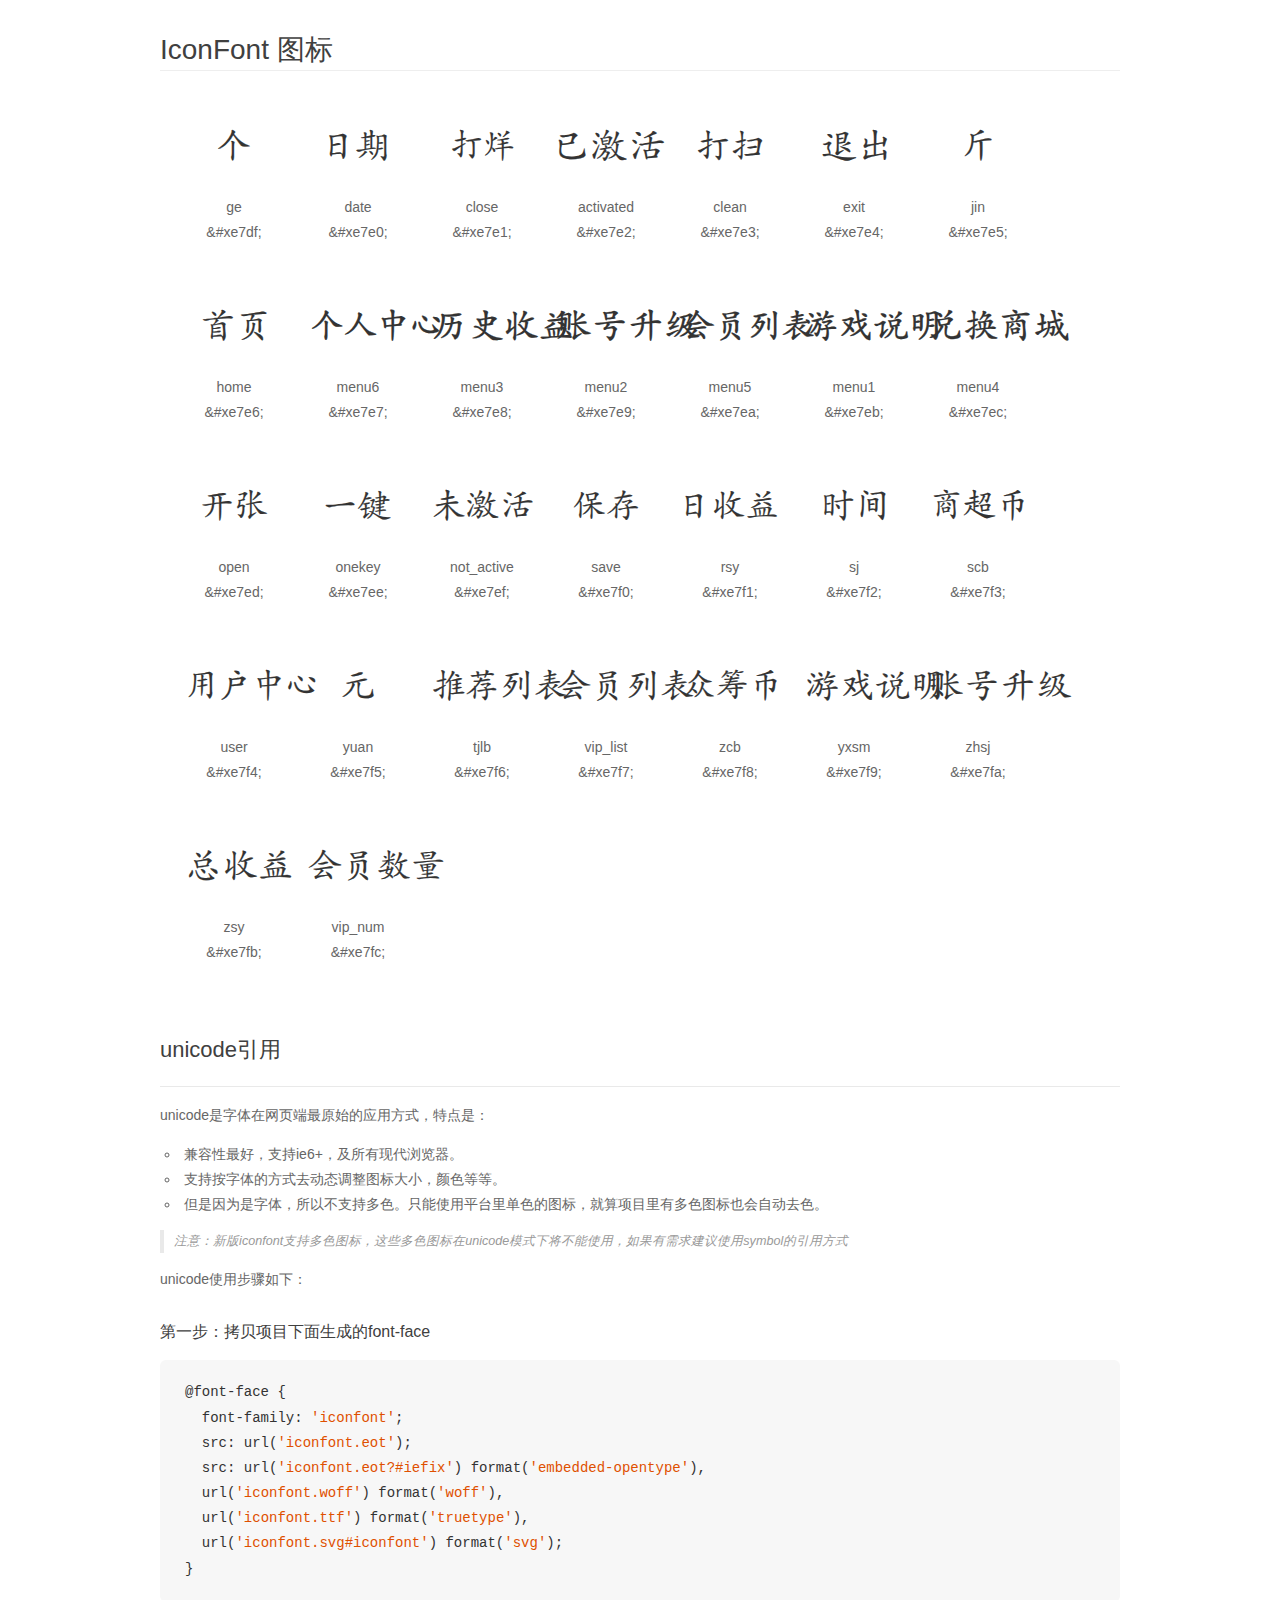
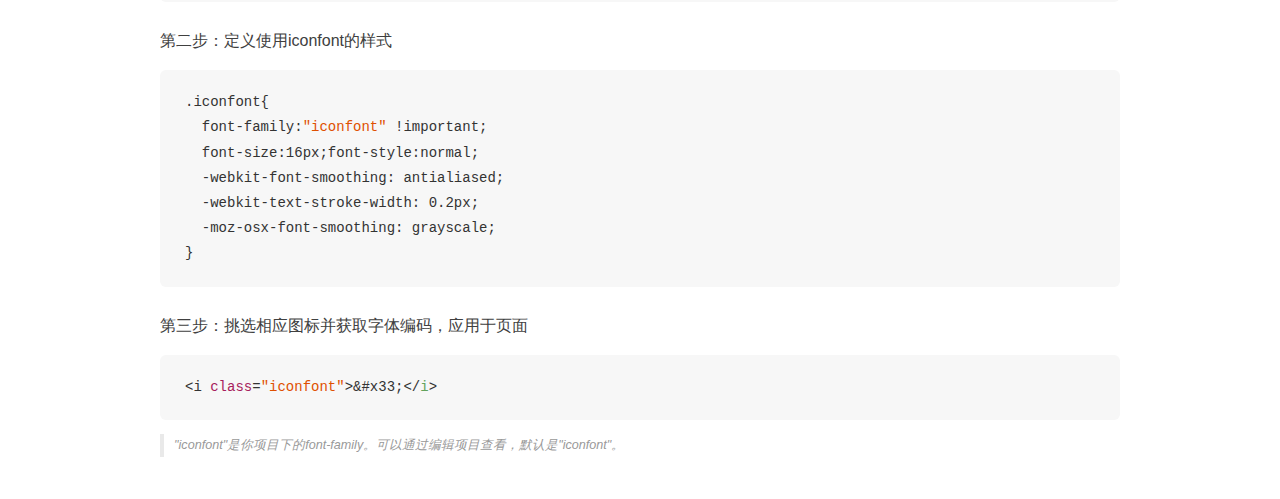
<file: 1download/font_561102_weidkwaly7wopqfr/demo_unicode.html>
<!DOCTYPE html>
<html>
<head>
    <meta charset="utf-8"/>
    <title>IconFont</title>
    <link rel="stylesheet" href="demo.css">

    <style type="text/css">

        @font-face {font-family: "iconfont";
          src: url('iconfont.eot'); /* IE9*/
          src: url('iconfont.eot#iefix') format('embedded-opentype'), /* IE6-IE8 */
          url('iconfont.woff') format('woff'), /* chrome, firefox */
          url('iconfont.ttf') format('truetype'), /* chrome, firefox, opera, Safari, Android, iOS 4.2+*/
          url('iconfont.svg#iconfont') format('svg'); /* iOS 4.1- */
        }

        .iconfont {
          font-family:"iconfont" !important;
          font-size:16px;
          font-style:normal;
          -webkit-font-smoothing: antialiased;
          -webkit-text-stroke-width: 0.2px;
          -moz-osx-font-smoothing: grayscale;
        }

    </style>
</head>
<body>
    <div class="main markdown">
        <h1>IconFont 图标</h1>
        <ul class="icon_lists clear">
            
                <li>
                <i class="icon iconfont">&#xe7df;</i>
                    <div class="name">ge</div>
                    <div class="code">&amp;#xe7df;</div>
                </li>
            
                <li>
                <i class="icon iconfont">&#xe7e0;</i>
                    <div class="name">date</div>
                    <div class="code">&amp;#xe7e0;</div>
                </li>
            
                <li>
                <i class="icon iconfont">&#xe7e1;</i>
                    <div class="name">close</div>
                    <div class="code">&amp;#xe7e1;</div>
                </li>
            
                <li>
                <i class="icon iconfont">&#xe7e2;</i>
                    <div class="name">activated</div>
                    <div class="code">&amp;#xe7e2;</div>
                </li>
            
                <li>
                <i class="icon iconfont">&#xe7e3;</i>
                    <div class="name">clean</div>
                    <div class="code">&amp;#xe7e3;</div>
                </li>
            
                <li>
                <i class="icon iconfont">&#xe7e4;</i>
                    <div class="name">exit</div>
                    <div class="code">&amp;#xe7e4;</div>
                </li>
            
                <li>
                <i class="icon iconfont">&#xe7e5;</i>
                    <div class="name">jin</div>
                    <div class="code">&amp;#xe7e5;</div>
                </li>
            
                <li>
                <i class="icon iconfont">&#xe7e6;</i>
                    <div class="name">home</div>
                    <div class="code">&amp;#xe7e6;</div>
                </li>
            
                <li>
                <i class="icon iconfont">&#xe7e7;</i>
                    <div class="name">menu6</div>
                    <div class="code">&amp;#xe7e7;</div>
                </li>
            
                <li>
                <i class="icon iconfont">&#xe7e8;</i>
                    <div class="name">menu3</div>
                    <div class="code">&amp;#xe7e8;</div>
                </li>
            
                <li>
                <i class="icon iconfont">&#xe7e9;</i>
                    <div class="name">menu2</div>
                    <div class="code">&amp;#xe7e9;</div>
                </li>
            
                <li>
                <i class="icon iconfont">&#xe7ea;</i>
                    <div class="name">menu5</div>
                    <div class="code">&amp;#xe7ea;</div>
                </li>
            
                <li>
                <i class="icon iconfont">&#xe7eb;</i>
                    <div class="name">menu1</div>
                    <div class="code">&amp;#xe7eb;</div>
                </li>
            
                <li>
                <i class="icon iconfont">&#xe7ec;</i>
                    <div class="name">menu4</div>
                    <div class="code">&amp;#xe7ec;</div>
                </li>
            
                <li>
                <i class="icon iconfont">&#xe7ed;</i>
                    <div class="name">open</div>
                    <div class="code">&amp;#xe7ed;</div>
                </li>
            
                <li>
                <i class="icon iconfont">&#xe7ee;</i>
                    <div class="name">onekey</div>
                    <div class="code">&amp;#xe7ee;</div>
                </li>
            
                <li>
                <i class="icon iconfont">&#xe7ef;</i>
                    <div class="name">not_active</div>
                    <div class="code">&amp;#xe7ef;</div>
                </li>
            
                <li>
                <i class="icon iconfont">&#xe7f0;</i>
                    <div class="name">save</div>
                    <div class="code">&amp;#xe7f0;</div>
                </li>
            
                <li>
                <i class="icon iconfont">&#xe7f1;</i>
                    <div class="name">rsy</div>
                    <div class="code">&amp;#xe7f1;</div>
                </li>
            
                <li>
                <i class="icon iconfont">&#xe7f2;</i>
                    <div class="name">sj</div>
                    <div class="code">&amp;#xe7f2;</div>
                </li>
            
                <li>
                <i class="icon iconfont">&#xe7f3;</i>
                    <div class="name">scb</div>
                    <div class="code">&amp;#xe7f3;</div>
                </li>
            
                <li>
                <i class="icon iconfont">&#xe7f4;</i>
                    <div class="name">user</div>
                    <div class="code">&amp;#xe7f4;</div>
                </li>
            
                <li>
                <i class="icon iconfont">&#xe7f5;</i>
                    <div class="name">yuan</div>
                    <div class="code">&amp;#xe7f5;</div>
                </li>
            
                <li>
                <i class="icon iconfont">&#xe7f6;</i>
                    <div class="name">tjlb</div>
                    <div class="code">&amp;#xe7f6;</div>
                </li>
            
                <li>
                <i class="icon iconfont">&#xe7f7;</i>
                    <div class="name">vip_list</div>
                    <div class="code">&amp;#xe7f7;</div>
                </li>
            
                <li>
                <i class="icon iconfont">&#xe7f8;</i>
                    <div class="name">zcb</div>
                    <div class="code">&amp;#xe7f8;</div>
                </li>
            
                <li>
                <i class="icon iconfont">&#xe7f9;</i>
                    <div class="name">yxsm</div>
                    <div class="code">&amp;#xe7f9;</div>
                </li>
            
                <li>
                <i class="icon iconfont">&#xe7fa;</i>
                    <div class="name">zhsj</div>
                    <div class="code">&amp;#xe7fa;</div>
                </li>
            
                <li>
                <i class="icon iconfont">&#xe7fb;</i>
                    <div class="name">zsy</div>
                    <div class="code">&amp;#xe7fb;</div>
                </li>
            
                <li>
                <i class="icon iconfont">&#xe7fc;</i>
                    <div class="name">vip_num</div>
                    <div class="code">&amp;#xe7fc;</div>
                </li>
            
        </ul>
        <h2 id="unicode-">unicode引用</h2>
        <hr>

        <p>unicode是字体在网页端最原始的应用方式，特点是：</p>
        <ul>
        <li>兼容性最好，支持ie6+，及所有现代浏览器。</li>
        <li>支持按字体的方式去动态调整图标大小，颜色等等。</li>
        <li>但是因为是字体，所以不支持多色。只能使用平台里单色的图标，就算项目里有多色图标也会自动去色。</li>
        </ul>
        <blockquote>
        <p>注意：新版iconfont支持多色图标，这些多色图标在unicode模式下将不能使用，如果有需求建议使用symbol的引用方式</p>
        </blockquote>
        <p>unicode使用步骤如下：</p>
        <h3 id="-font-face">第一步：拷贝项目下面生成的font-face</h3>
        <pre><code class="lang-js hljs javascript">@font-face {
  font-family: <span class="hljs-string">'iconfont'</span>;
  src: url(<span class="hljs-string">'iconfont.eot'</span>);
  src: url(<span class="hljs-string">'iconfont.eot?#iefix'</span>) format(<span class="hljs-string">'embedded-opentype'</span>),
  url(<span class="hljs-string">'iconfont.woff'</span>) format(<span class="hljs-string">'woff'</span>),
  url(<span class="hljs-string">'iconfont.ttf'</span>) format(<span class="hljs-string">'truetype'</span>),
  url(<span class="hljs-string">'iconfont.svg#iconfont'</span>) format(<span class="hljs-string">'svg'</span>);
}
</code></pre>
        <h3 id="-iconfont-">第二步：定义使用iconfont的样式</h3>
        <pre><code class="lang-js hljs javascript">.iconfont{
  font-family:<span class="hljs-string">"iconfont"</span> !important;
  font-size:<span class="hljs-number">16</span>px;font-style:normal;
  -webkit-font-smoothing: antialiased;
  -webkit-text-stroke-width: <span class="hljs-number">0.2</span>px;
  -moz-osx-font-smoothing: grayscale;
}
</code></pre>
        <h3 id="-">第三步：挑选相应图标并获取字体编码，应用于页面</h3>
        <pre><code class="lang-js hljs javascript">&lt;i <span class="hljs-class"><span class="hljs-keyword">class</span></span>=<span class="hljs-string">"iconfont"</span>&gt;&amp;#x33;<span class="xml"><span class="hljs-tag">&lt;/<span class="hljs-name">i</span>&gt;</span></span></code></pre>

        <blockquote>
        <p>"iconfont"是你项目下的font-family。可以通过编辑项目查看，默认是"iconfont"。</p>
        </blockquote>
    </div>


</body>
</html>
</file>
<file: css/main.css>
body{background:none}

[flex],[flex]>*,[flex]>[flex],.sprite[flex]{overflow:hidden;-ms-flex-item-align:center;-ms-grid-row-align:center;-ms-flex-item-align:center;-ms-grid-row-align:center;-webkit-align-self:center;align-self:center}[flex],.sprite[flex]{display:-webkit-box;display:-webkit-flex;display:-ms-flexbox;display:flex}[flex]>*{display:block}[flex]>[flex]{display:-webkit-box;display:-webkit-flex;display:-ms-flexbox;display:flex}[flex~="dir:left"]{-webkit-box-orient:horizontal;-webkit-box-direction:normal;-webkit-flex-direction:row;-ms-flex-direction:row;flex-direction:row}[flex~="dir:right"]{-webkit-box-orient:horizontal;-webkit-box-direction:reverse;-webkit-flex-direction:row-reverse;-ms-flex-direction:row-reverse;flex-direction:row-reverse;-webkit-box-pack:end}[flex~="dir:top"]{-webkit-box-orient:vertical;-webkit-box-direction:normal;-webkit-flex-direction:column;-ms-flex-direction:column;flex-direction:column}[flex~="dir:bottom"]{-webkit-box-orient:vertical;-webkit-box-direction:reverse;-webkit-flex-direction:column-reverse;-ms-flex-direction:column-reverse;flex-direction:column-reverse;-webkit-box-pack:end}[flex~="main:left"]{-webkit-box-pack:start;-webkit-justify-content:flex-start;-ms-flex-pack:start;justify-content:flex-start}[flex~="main:right"]{-webkit-box-pack:end;-webkit-justify-content:flex-end;-ms-flex-pack:end;justify-content:flex-end}[flex~="main:justify"]{-webkit-box-pack:justify;-webkit-justify-content:space-between;-ms-flex-pack:justify;justify-content:space-between}[flex~="main:center"]{-webkit-box-pack:center;-webkit-justify-content:center;-ms-flex-pack:center;justify-content:center}[flex~="cross:top"]{-webkit-box-align:start;-webkit-align-items:flex-start;-ms-flex-align:start;-ms-grid-row-align:flex-start;align-items:flex-start}[flex~="cross:bottom"]{-webkit-box-align:end;-webkit-align-items:flex-end;-ms-flex-align:end;-ms-grid-row-align:flex-end;align-items:flex-end}[flex~="cross:center"]{-webkit-box-align:center;-webkit-align-items:center;-ms-flex-align:center;-ms-grid-row-align:center;align-items:center}[flex~="cross:baseline"]{-webkit-box-align:baseline;-webkit-align-items:baseline;-ms-flex-align:baseline;-ms-grid-row-align:baseline;align-items:baseline}[flex~="cross:stretch"]{-webkit-box-align:stretch;-webkit-align-items:stretch;-ms-flex-align:stretch;-ms-grid-row-align:stretch;align-items:stretch}[flex~="box:mean"]>*,[flex~="box:first"]>*,[flex~="box:last"]>*,[flex~="box:justify"]>*{width:0;height:auto;-webkit-box-flex:1;-webkit-flex-grow:1;-ms-flex-positive:1;flex-grow:1;-webkit-flex-shrink:1;-ms-flex-negative:1;flex-shrink:1}[flex~="box:first"]>:first-child,[flex~="box:last"]>:last-child,[flex~="box:justify"]>:first-child,[flex~="box:justify"]>:last-child{width:auto;-webkit-box-flex:0;-webkit-flex-grow:0;-ms-flex-positive:0;flex-grow:0;-webkit-flex-shrink:0;-ms-flex-negative:0;flex-shrink:0}[flex~="dir:top"][flex~="box:mean"]>*,[flex~="dir:top"][flex~="box:first"]>*,[flex~="dir:top"][flex~="box:last"]>*,[flex~="dir:top"][flex~="box:justify"]>*,[flex~="dir:bottom"][flex~="box:mean"]>*,[flex~="dir:bottom"][flex~="box:first"]>*,[flex~="dir:bottom"][flex~="box:last"]>*,[flex~="dir:bottom"][flex~="box:justify"]>*{width:auto;height:0;-webkit-box-flex:1;-webkit-flex-grow:1;-ms-flex-positive:1;flex-grow:1;-webkit-flex-shrink:1;-ms-flex-negative:1;flex-shrink:1}[flex~="dir:top"][flex~="box:first"]>:first-child,[flex~="dir:top"][flex~="box:last"]>:last-child,[flex~="dir:top"][flex~="box:justify"]>:first-child,[flex~="dir:top"][flex~="box:justify"]>:last-child,[flex~="dir:bottom"][flex~="box:first"]>:first-child,[flex~="dir:bottom"][flex~="box:last"]>:last-child,[flex~="dir:bottom"][flex~="box:justify"]>:first-child [flex~="dir:bottom"][flex~="box:justify"]>:last-child{height:auto;-webkit-box-flex:0;-webkit-flex-grow:0;-ms-flex-positive:0;flex-grow:0;-webkit-flex-shrink:0;-ms-flex-negative:0;flex-shrink:0}[flex-box="0"]{-webkit-box-flex:0;-webkit-flex-grow:0;-ms-flex-positive:0;flex-grow:0;-webkit-flex-shrink:0;-ms-flex-negative:0;flex-shrink:0}[flex-box="1"],.flex1{-webkit-box-flex:1;-webkit-flex-grow:1;-ms-flex-positive:1;flex-grow:1;-webkit-flex-shrink:1;-ms-flex-negative:1;flex-shrink:1}[flex-box="2"]{-webkit-box-flex:2;-webkit-flex-grow:2;-ms-flex-positive:2;flex-grow:2;-webkit-flex-shrink:2;-ms-flex-negative:2;flex-shrink:2}[flex-box="3"]{-webkit-box-flex:3;-webkit-flex-grow:3;-ms-flex-positive:3;flex-grow:3;-webkit-flex-shrink:3;-ms-flex-negative:3;flex-shrink:3}[flex-box="4"]{-webkit-box-flex:4;-webkit-flex-grow:4;-ms-flex-positive:4;flex-grow:4;-webkit-flex-shrink:4;-ms-flex-negative:4;flex-shrink:4}[flex-box="5"]{-webkit-box-flex:5;-webkit-flex-grow:5;-ms-flex-positive:5;flex-grow:5;-webkit-flex-shrink:5;-ms-flex-negative:5;flex-shrink:5}[flex-box="6"]{-webkit-box-flex:6;-webkit-flex-grow:6;-ms-flex-positive:6;flex-grow:6;-webkit-flex-shrink:6;-ms-flex-negative:6;flex-shrink:6}[flex-box="7"]{-webkit-box-flex:7;-webkit-flex-grow:7;-ms-flex-positive:7;flex-grow:7;-webkit-flex-shrink:7;-ms-flex-negative:7;flex-shrink:7}[flex-box="8"]{-webkit-box-flex:8;-webkit-flex-grow:8;-ms-flex-positive:8;flex-grow:8;-webkit-flex-shrink:8;-ms-flex-negative:8;flex-shrink:8}[flex-box="9"]{-webkit-box-flex:9;-webkit-flex-grow:9;-ms-flex-positive:9;flex-grow:9;-webkit-flex-shrink:9;-ms-flex-negative:9;flex-shrink:9}[flex-box="10"]{-webkit-box-flex:10;-webkit-flex-grow:10;-ms-flex-positive:10;flex-grow:10;-webkit-flex-shrink:10;-ms-flex-negative:10;flex-shrink:10}
.flex1{-webkit-box-flex:1;-webkit-flex:1;flex:1}
[flex~=wrap] {-webkit-flex-wrap:wrap;flex-wrap:wrap;overflow:initial}

::selection{background:#f2c115;color:#fff}
::-moz-selection{background:#f2c115;color:#fff}

.ellipsis{overflow:hidden;text-overflow:ellipsis;white-space:nowrap}
.ellipsis2,.ellipsis3{display:-webkit-box;-webkit-box-orient:vertical;overflow:hidden}
.ellipsis2{-webkit-line-clamp:2}
.ellipsis3{-webkit-line-clamp:3}



input[type="checkbox"]+ .icon-checkbox,input[type="radio"]+ .icon-radio,input[type="radio"]+ .icon-checkbox,input[type="checkbox"]+ .icon-radio{margin-right:.133333rem}
input[type="checkbox"]:checked + .icon-checkbox:before, input[type="checkbox"]:checked + .icon-radio:before, input[type="radio"]:checked + .icon-checkbox:before {
  content:"\e7c5";color:#f6b22e}
  input[type="radio"]:checked + .icon-radio:before, input[type="radio"]:checked + .icon-radio:before, input[type="checkbox"]:checked + .icon-radio:before {
  content:"\e729";color:#f6b22e}

label input[type="checkbox"],label input[type="radio"]{position:absolute;top:0;left:0;width:100%;height:100%}

a,body,button,input,select,textarea,em,span,b,h1,h2,h3,h4,h5,div.layui-m-layermain{font-family:Helvetica,"STHeiti STXihei","Microsoft JhengHei","Microsoft YaHei",Tohoma,Arial}
body{font-size:.34667rem;color:#333;cursor:default}
input[type=color],input[type=date],input[type=datetime-local],input[type=datetime],input[type=email],input[type=month],input[type=number],input[type=password],input[type=search],input[type=tel],input[type=text],input[type=time],input[type=url],input[type=week],select,textarea{height:1.066667rem;line-height:1.066667rem;border:1px solid #e9f1f6;padding:0 .24rem;color:#30373a;-webkit-box-sizing:border-box;-moz-box-sizing:border-box;box-sizing:border-box;font-size:.373333rem}

textarea{height:3.2rem}

input::-webkit-outer-spin-button,input::-webkit-inner-spin-button{
        -webkit-appearance:textfield;
}
input[type="number"]{
        -moz-appearance:textfield;
}
select,
input[type="checkbox"],
input[type="radio"]{
    -webkit-appearance:none;
    -moz-appearance:none;
    -ms-appearance:none;
    appearance:none
}
select{background:#fff url([data-uri]) center right no-repeat;background-size:.64rem;padding-right:.933333rem !important}
input[type=date].i_date{padding-right:.24rem !important}


@font-face{font-family:"txtfont";src:url('../fonts/txtfont.eot?t=1517464180597');src:url('../fonts/txtfont.eot?t=1517464180597#iefix') format('embedded-opentype'),url('../fonts/txtfont.woff?t=1517464180597') format('woff'),url('../fonts/txtfont.ttf?t=1517464180597') format('truetype'),url('../fonts/txtfont.svg?t=1517464180597#txtfont') format('svg')}
.icon{font-family:"txtfont" !important;font-style:normal;-webkit-font-smoothing:antialiased;-moz-osx-font-smoothing:grayscale;vertical-align:middle}.icon-ge:before{content:"\e7df"}.icon-date:before{content:"\e7e0"}.icon-close:before{content:"\e7e1"}.icon-activated:before{content:"\e7e2"}.icon-clean:before{content:"\e7e3"}.icon-exit:before{content:"\e7e4"}.icon-jin:before{content:"\e7e5"}.icon-home:before{content:"\e7e6"}.icon-menu1:before{content:"\e7e7"}.icon-menu2:before{content:"\e7e8"}.icon-menu3:before{content:"\e7e9"}.icon-menu4:before{content:"\e7ea"}.icon-menu5:before{content:"\e7eb"}.icon-menu6:before{content:"\e7ec"}.icon-open:before{content:"\e7ed"}.icon-onekey:before{content:"\e7ee"}.icon-not_active:before{content:"\e7ef"}.icon-save:before{content:"\e7f0"}.icon-rsy:before{content:"\e7f1"}.icon-sj:before{content:"\e7f2"}.icon-scb:before{content:"\e7f3"}.icon-user:before{content:"\e7f4"}.icon-yuan:before{content:"\e7f5"}.icon-tjlb:before{content:"\e7f6"}.icon-vip_list:before{content:"\e7f7"}.icon-zcb:before{content:"\e7f8"}.icon-yxsm:before{content:"\e7f9"}.icon-zhsj:before{content:"\e7fa"}.icon-zsy:before{content:"\e7fb"}.icon-vip_num:before{content:"\e7fc"}

::-webkit-input-placeholder,::-webkit-textarea-placeholder{color:#a09d96}::-moz-placeholder{color:#a09d96}:-ms-input-placeholder,:-ms-textarea-placeholder{color:#a09d96}

h1,h2,h3,h4,h5,h6{font-weight:300;margin:0;line-height:inherit}
ul,ol,li{-webkit-margin-before:0;-webkit-margin-after:0;list-style:none;margin:0;padding:0}
i,em{font-style:normal}
p{margin-bottom:0}

.f20,.f20 a,.f20 p{font-size:.266667rem}
.f22,.f22 a,.f22 p{font-size:.293333rem}
.f24,.f24 a,.f24 p{font-size:.32rem}
.f26,.f26 a,.f26 p{font-size:.346667rem}
.f28,.f28 a,.f28 p,p.f28{font-size:.373333rem}
.f30,.f30 a,.f30 p,a.f30{font-size:.4rem}
.f32,.f32 a,.f32 p{font-size:.426667rem}
.f34,.f34 a,.f34 p{font-size:.453333rem}
.f36,.f36 a,.f36 p{font-size:.48rem}
.f38,.f38 a,.f38 p{font-size:.506667rem}
.f40,.icon-checkbox,.icon-radio{font-size:.533333rem !important}
.f46{font-size:.613333rem}
.f50{font-size:.666667rem !important}
.f52{font-size:.693333rem !important}
.f54{font-size:.72rem}
.f60{font-size:.8rem}

em{font-style:normal}
img{max-width:100%}
.w100{width:100%}
.h100{height:100%}
.tl{text-align:left !important}
.tc{text-align:center}
.tr{text-align:right}
.pr,.mui-fullscreen{position:relative}
.pa{position:absolute}
.t0{top:0}
.b0{bottom:0}
.l0{left:0}
.r0{right:0}
.pdl0{padding-left:0 !important}
.mr0{margin-right:0 !important}
.pdr0{padding-right:0 !important}
.pd{padding:.266667rem}
.pdlr{padding-left:.266667rem;padding-right:.266667rem}
.ml{margin-left:.133333rem}
.ml12{margin-left:.16rem}
.mt10{margin-top:.133333rem}
.mt{margin-top:.266667rem}
.mt30{margin-top:.4rem}
.mr15{margin-right:.2rem}
.mr24{margin-right:.32rem}
.mr25{margin-right:.333333rem}
.ml-10{margin-left: -.133333rem}
.mlr24{margin-left:.36rem;margin-right:.32rem}
.mlr75{margin-left:1rem;margin-right:1rem}
.m_auto{margin-left:auto !important;margin-right:auto !important}
.mb{margin-bottom:.266667rem}
.mb10{margin-bottom:.133333rem}
.mb30{margin-bottom:.4rem}
.mb40{margin-bottom:.533333rem}
.mb50{margin-bottom:.666667rem}
.mr10{margin-right:.133333rem}
.mr{margin-right:.266667rem}
.mr30{margin-right:.4rem}
.ml24{ margin-left:.32rem}
.bold,.ordering_list h3{font-weight:700}
.hide{display:none}

.bor{border:1px solid #eee}
.btn_bor{border:1px solid #f6b22e}
.borcolor{color:#eee}
.icon-checkbox:before,.icon-radio:before{color:#ddd}
.grey{color:#8a5a22}
p{color:inherit;font-size:inherit}
.color,.color a,.tab_wrap .mui-segmented-control .mui-control-item,.table_wrap thead,.form_wrap input,.form_wrap select,.form_wrap textarea{color:#3f2212}
.colorlight,.colorlight a{color:#5c2700}
.colorlighter,.table_wrap tbody{color:#6d4e17}
.white,.white a,.white p,.tab_wrap .mui-segmented-control .mui-control-item.mui-active{color:#fff !important}

a:active{color:inherit}
.maincolor{color:#f6b22e}
.red{color:#ff5050}


.mainbg{background-color:#f6b22e !important;color:#fff}
.bgfff{background:#fff !important}
.redbg{background:#ff5050}
.f_nav.darkbg{background:#3b3a38}
.bodybg,.bodybg.mui-content{background:#f5f5f5}
.mui-content{background:none}

.disabled{background:#aaa !important}

.i,.sprite,.tab_wrap .mui-segmented-control .mui-control-item{display:inline-block}
.db{display:block}

img{display:block;max-width:100%}

.radius{-weblit-border-radius:2rem;-moz-border-radius:2rem;-ms-border-radius:2rem;-o-border-radius:2rem;border-radius:2rem;overflow:hidden}
.radius4{-weblit-border-radius:.053333rem;-moz-border-radius:.053333rem;-ms-border-radius:.053333rem;-o-border-radius:.053333rem;border-radius:.053333rem;overflow:hidden}
.radius100{-weblit-border-radius:1.333333rem;-moz-border-radius:1.333333rem;-ms-border-radius:1.333333rem;-o-border-radius:1.333333rem;border-radius:1.333333rem}

.box_shadow{-webkit-box-shadow:0 0 .266667rem rgba(0,0,0,.15);-moz-box-shadow:0 0 .266667rem rgba(0,0,0,.15);box-shadow:0 0 .266667rem rgba(0,0,0,.15)}

.txt_sd_orange,.sprite.btn_t_orange{text-shadow:0 0.03rem .1rem #d15c0f}
.txt_sd_dark,.tab_wrap .mui-segmented-control .mui-control-item.mui-active,.sprite.btn_green{text-shadow:0 0.03rem .1rem rgba(10,33,3,.83)}
.txt_sd_white,.menu_wrap a,.list_wrap .grey,.tab_wrap .mui-segmented-control .mui-control-item{text-shadow:0 0 .08rem #fff}

.h_header~.mui-content{padding-top:2.586667rem}
.f_footer~.mui-content{padding-bottom:1.386667rem}

.sprite,.tab_wrap .mui-segmented-control .mui-control-item{background:url(../images/sprite.png) no-repeat;background-size:10.293333rem;vertical-align:middle}

.sprite.icon_profit{height:.76rem;width:.773333rem;background-position:-4.293333rem -4.546667rem}
.sprite.icon_wine_jars{height:.92rem;width:.853333rem;background-position:-5.186667rem -3.906667rem}
.sprite.icon_vip{height:.626667rem;width:.88rem;background-position:-3.346667rem -4.546667rem}
.sprite.icon_wine{height:.466667rem;width:1.066667rem;background-position:-2.213333rem -4.546667rem}
.back{height:1.146667rem;width:2.106667rem;background-position:0 -3.96rem}
.avatar{height:2.666667rem;width:2.16rem;background-position:0 -1.226667rem;top:-.04rem}
.btn_brown{height:1.146667rem;line-height:1.146667rem;width:2.906667rem;background-position:-2.213333rem -3.333333rem}
.tab,.tab_wrap .mui-segmented-control .mui-control-item{height:.986667rem;line-height:.986667rem;width:3.44rem;background-position:-2.213333rem -2.28rem}
.tab_active,.tab_wrap .mui-segmented-control .mui-control-item.mui-active{height:.986667rem;line-height:.986667rem;width:3.44rem;background-position:-2.213333rem -1.226667rem}
.btn_orange{height:1.28rem;line-height:1.146667rem;width:4.586667rem;background-position:-5.706667rem -1.226667rem}
.btn_main{height:1.28rem;line-height:1.146667rem;width:4.586667rem;background-position:-5.706667rem -2.56rem}
.t_bg1{height:1.173333rem;width:10rem}
.sprite.btn_green{height:1.026667rem;line-height:1.026667rem;width:1.866667rem;background-position:-6.546667rem -3.906667rem}
.sprite.btn_t_orange{height:.973333rem;line-height:.9rem;width:1.813333rem;background-position:-8.48rem -3.906667rem}

.t_bg,.f_footer{height:1.386667rem}
.t_bg{background:url('../images/t_bg.jpg') no-repeat;background-size:cover}

.t_bg,.t_bg1{padding-left:2.213333rem}

body{background:url(../images/bg.jpg) 50% fixed repeat-y}
.menu_wrap{padding:0 .266667rem;margin:.266667rem 0}
.menu_wrap a{width:33.3333%;padding:.226667rem 0}
.i_menu{display:block;width:100%;height:1.92rem;background-repeat:no-repeat;background-position:50%;margin-bottom:.266667rem}
.menu1{background-image:url(../images/menu1.png);background-size:1.68rem}
.menu2{background-image:url(../images/menu2.png);background-size:2.253333rem}
.menu3{background-image:url(../images/menu3.png);background-size:1.8rem}
.menu4{background-image:url(../images/menu4.png);background-size:1.8rem}
.menu5{background-image:url(../images/menu5.png);background-size:1.453333rem}
.menu6{background-image:url(../images/menu6.png);background-size:1.44rem}

.box_wrap{background:url('../images/box.png') no-repeat;background-size:cover;height:2.88rem;margin:.42rem .213333rem .533333rem;line-height:1em}
.box_wrap .icon{margin-bottom:.14rem}

.tab_wrap a:not(:last-child){margin-right:.133333rem}
.tab_wrap .mui-segmented-control{display:block;border:none;padding:0 .32rem;border-radius:0;position: relative}
.tab_wrap .mui-segmented-control:before{content:'';position: absolute;width: 100%;height: 1px;background:#746258;left:0;bottom:0}
.tab_wrap .mui-segmented-control .mui-control-item{border:none}
.tab_wrap .mui-control-content{padding:0 .333333rem}
.tab_wrap h1{height:1.066667rem;margin:.213333rem 0}
.tab_wrap .btn_onekey_clean{width:3.426667rem;height:.96rem;line-height:.84rem;background:url('../images/onekey_clean.png') no-repeat;background-size:cover}
.tab_wrap .btn_clean{width:1.866667rem;height:1.2rem;line-height:1.14rem;background:url('../images/clean.png') no-repeat;background-size:cover;margin-left:.266667rem}

.list_wrap li{background:url('../images/box.png');height:2.8rem;background-size:100%;padding:0 .48rem}
.list_wrap p{line-height:.506667rem}
.list_wrap h2{margin-bottom:.266667rem;font-weight:700;line-height: 1em}
.list_wrap .i_not_active,.list_wrap .i_activated{width:1.866667rem;height:1.866667rem;background-repeat:no-repeat;margin-right:.266667rem}
.i_not_active{background:url('../images/not_active.jpg');background-size:cover}
.i_activated{background:url('../images/activated.jpg');background-size:cover}

.table_wrap{overflow-x:auto;text-align:center}
.table_wrap table{width:100%;border-collapse:separate; border-spacing:0 .133333rem}
.table_wrap tr{border-radius:10rem;line-height:.533333rem}
.table_wrap th,.table_wrap td{padding:.293333rem .2rem}
.table_wrap thead tr{background:rgba(125,72,27,.36)}
.table_wrap tbody tr,.form_wrap li{background:rgba(255,255,255,.2)}
.table_wrap tr:not(:last-child),.form_wrap li:not(:last-child){margin-bottom:.133333rem}
.table_wrap tr th:first-child,.table_wrap tr td:first-child{border-radius:10rem 0 0 10rem}
.table_wrap tr th:last-child,.table_wrap tr td:last-child{border-radius:0 10rem 10rem 0}

.form_wrap li{border-radius:10rem;padding:0 .533333rem}
.form_wrap input,.form_wrap select,.form_wrap textarea,button{margin:0;background:none;border:none}
.form_wrap input,.form_wrap select{text-align:right;padding-right:0}
button.btn_orange{padding-bottom:.266667rem;display:block;margin-left:auto;margin-right:auto;padding-top:0}

.txt_box{line-height:.56rem;padding:.133333rem .266667rem}

.form_wrap input::-webkit-input-placeholder,.form_wrap textarea::-webkit-input-placeholder {
    color:#9e8e73;
}
.form_wrap input::-moz-placeholder,.form_wrap textarea::-moz-input-placeholder {
    color:#9e8e73;
}
.form_wrap input:-ms-input-placeholder,.form_wrap textarea:-ms-input-placeholder {
    color:#9e8e73;
}
.form_wrap input:-o-input-placeholder,.form_wrap textarea:-o-input-placeholder {
    color:#9e8e73;
}

.h_header,.f_footer{position:fixed;left:0;width:100%;z-index:9999}
.h_header{top:0;line-height:.46rem}
.f_footer{bottom:0;background:url('../images/f_bg.jpg') no-repeat;background-size:cover;box-shadow:0 -.04rem .133333rem rgba(81,53,17,.34);padding:.1rem .266667rem 0}
@media (min-width:540px){
	.h_header,.f_footer,.mui-content{width:540px}
	.mui-content{margin-left:auto;margin-right:auto}
	body{background-size:540px}
    .h_header,.f_footer{left:50%;margin-left:-270px}
}
</file>
<file: 1download/font_561102_weidkwaly7wopqfr/iconfont.css>
@font-face {font-family: "iconfont";
  src: url('iconfont.eot?t=1517541170717'); /* IE9*/
  src: url('iconfont.eot?t=1517541170717#iefix') format('embedded-opentype'), /* IE6-IE8 */
  url('[data-uri]') format('woff'),
  url('iconfont.ttf?t=1517541170717') format('truetype'), /* chrome, firefox, opera, Safari, Android, iOS 4.2+*/
  url('iconfont.svg?t=1517541170717#iconfont') format('svg'); /* iOS 4.1- */
}

.iconfont {
  font-family:"iconfont" !important;
  font-size:16px;
  font-style:normal;
  -webkit-font-smoothing: antialiased;
  -moz-osx-font-smoothing: grayscale;
}

.icon-ge:before { content: "\e7df"; }

.icon-date:before { content: "\e7e0"; }

.icon-close:before { content: "\e7e1"; }

.icon-activated:before { content: "\e7e2"; }

.icon-clean:before { content: "\e7e3"; }

.icon-exit:before { content: "\e7e4"; }

.icon-jin:before { content: "\e7e5"; }

.icon-home:before { content: "\e7e6"; }

.icon-menu:before { content: "\e7e7"; }

.icon-menu1:before { content: "\e7e8"; }

.icon-menu2:before { content: "\e7e9"; }

.icon-menu3:before { content: "\e7ea"; }

.icon-menu4:before { content: "\e7eb"; }

.icon-menu5:before { content: "\e7ec"; }

.icon-open:before { content: "\e7ed"; }

.icon-onekey:before { content: "\e7ee"; }

.icon-not_active:before { content: "\e7ef"; }

.icon-save:before { content: "\e7f0"; }

.icon-rsy:before { content: "\e7f1"; }

.icon-sj:before { content: "\e7f2"; }

.icon-scb:before { content: "\e7f3"; }

.icon-user:before { content: "\e7f4"; }

.icon-yuan:before { content: "\e7f5"; }

.icon-tjlb:before { content: "\e7f6"; }

.icon-vip_list:before { content: "\e7f7"; }

.icon-zcb:before { content: "\e7f8"; }

.icon-yxsm:before { content: "\e7f9"; }

.icon-zhsj:before { content: "\e7fa"; }

.icon-zsy:before { content: "\e7fb"; }

.icon-vip_num:before { content: "\e7fc"; }
</file>
<file: 1download/font_561102_weidkwaly7wopqfr/demo.css>
*{margin: 0;padding: 0;list-style: none;}
/*
KISSY CSS Reset
理念：1. reset 的目的不是清除浏览器的默认样式，这仅是部分工作。清除和重置是紧密不可分的。
2. reset 的目的不是让默认样式在所有浏览器下一致，而是减少默认样式有可能带来的问题。
3. reset 期望提供一套普适通用的基础样式。但没有银弹，推荐根据具体需求，裁剪和修改后再使用。
特色：1. 适应中文；2. 基于最新主流浏览器。
维护：玉伯<lifesinger@gmail.com>, 正淳<ragecarrier@gmail.com>
 */

/** 清除内外边距 **/
body, h1, h2, h3, h4, h5, h6, hr, p, blockquote, /* structural elements 结构元素 */
dl, dt, dd, ul, ol, li, /* list elements 列表元素 */
pre, /* text formatting elements 文本格式元素 */
form, fieldset, legend, button, input, textarea, /* form elements 表单元素 */
th, td /* table elements 表格元素 */ {
  margin: 0;
  padding: 0;
}

/** 设置默认字体 **/
body,
button, input, select, textarea /* for ie */ {
  font: 12px/1.5 tahoma, arial, \5b8b\4f53, sans-serif;
}
h1, h2, h3, h4, h5, h6 { font-size: 100%; }
address, cite, dfn, em, var { font-style: normal; } /* 将斜体扶正 */
code, kbd, pre, samp { font-family: courier new, courier, monospace; } /* 统一等宽字体 */
small { font-size: 12px; } /* 小于 12px 的中文很难阅读，让 small 正常化 */

/** 重置列表元素 **/
ul, ol { list-style: none; }

/** 重置文本格式元素 **/
a { text-decoration: none; }
a:hover { text-decoration: underline; }


/** 重置表单元素 **/
legend { color: #000; } /* for ie6 */
fieldset, img { border: 0; } /* img 搭车：让链接里的 img 无边框 */
button, input, select, textarea { font-size: 100%; } /* 使得表单元素在 ie 下能继承字体大小 */
/* 注：optgroup 无法扶正 */

/** 重置表格元素 **/
table { border-collapse: collapse; border-spacing: 0; }

/* 清除浮动 */
.ks-clear:after, .clear:after {
  content: '\20';
  display: block;
  height: 0;
  clear: both;
}
.ks-clear, .clear {
  *zoom: 1;
}

.main {
  padding: 30px 100px;
width: 960px;
margin: 0 auto;
}
.main h1{font-size:36px; color:#333; text-align:left;margin-bottom:30px; border-bottom: 1px solid #eee;}

.helps{margin-top:40px;}
.helps pre{
  padding:20px;
  margin:10px 0;
  border:solid 1px #e7e1cd;
  background-color: #fffdef;
  overflow: auto;
}

.icon_lists{
  width: 100% !important;

}

.icon_lists li{
  float:left;
  width: 100px;
  height:180px;
  text-align: center;
  list-style: none !important;
}
.icon_lists .icon{
  font-size: 42px;
  line-height: 100px;
  margin: 10px 0;
  color:#333;
  -webkit-transition: font-size 0.25s ease-out 0s;
  -moz-transition: font-size 0.25s ease-out 0s;
  transition: font-size 0.25s ease-out 0s;

}
.icon_lists .icon:hover{
  font-size: 100px;
}



.markdown {
  color: #666;
  font-size: 14px;
  line-height: 1.8;
}

.highlight {
  line-height: 1.5;
}

.markdown img {
  vertical-align: middle;
  max-width: 100%;
}

.markdown h1 {
  color: #404040;
  font-weight: 500;
  line-height: 40px;
  margin-bottom: 24px;
}

.markdown h2,
.markdown h3,
.markdown h4,
.markdown h5,
.markdown h6 {
  color: #404040;
  margin: 1.6em 0 0.6em 0;
  font-weight: 500;
  clear: both;
}

.markdown h1 {
  font-size: 28px;
}

.markdown h2 {
  font-size: 22px;
}

.markdown h3 {
  font-size: 16px;
}

.markdown h4 {
  font-size: 14px;
}

.markdown h5 {
  font-size: 12px;
}

.markdown h6 {
  font-size: 12px;
}

.markdown hr {
  height: 1px;
  border: 0;
  background: #e9e9e9;
  margin: 16px 0;
  clear: both;
}

.markdown p,
.markdown pre {
  margin: 1em 0;
}

.markdown > p,
.markdown > blockquote,
.markdown > .highlight,
.markdown > ol,
.markdown > ul {
  width: 80%;
}

.markdown ul > li {
  list-style: circle;
}

.markdown > ul li,
.markdown blockquote ul > li {
  margin-left: 20px;
  padding-left: 4px;
}

.markdown > ul li p,
.markdown > ol li p {
  margin: 0.6em 0;
}

.markdown ol > li {
  list-style: decimal;
}

.markdown > ol li,
.markdown blockquote ol > li {
  margin-left: 20px;
  padding-left: 4px;
}

.markdown code {
  margin: 0 3px;
  padding: 0 5px;
  background: #eee;
  border-radius: 3px;
}

.markdown pre {
  border-radius: 6px;
  background: #f7f7f7;
  padding: 20px;
}

.markdown pre code {
  border: none;
  background: #f7f7f7;
  margin: 0;
}

.markdown strong,
.markdown b {
  font-weight: 600;
}

.markdown > table {
  border-collapse: collapse;
  border-spacing: 0px;
  empty-cells: show;
  border: 1px solid #e9e9e9;
  width: 95%;
  margin-bottom: 24px;
}

.markdown > table th {
  white-space: nowrap;
  color: #333;
  font-weight: 600;

}

.markdown > table th,
.markdown > table td {
  border: 1px solid #e9e9e9;
  padding: 8px 16px;
  text-align: left;
}

.markdown > table th {
  background: #F7F7F7;
}

.markdown blockquote {
  font-size: 90%;
  color: #999;
  border-left: 4px solid #e9e9e9;
  padding-left: 0.8em;
  margin: 1em 0;
  font-style: italic;
}

.markdown blockquote p {
  margin: 0;
}

.markdown .anchor {
  opacity: 0;
  transition: opacity 0.3s ease;
  margin-left: 8px;
}

.markdown .waiting {
  color: #ccc;
}

.markdown h1:hover .anchor,
.markdown h2:hover .anchor,
.markdown h3:hover .anchor,
.markdown h4:hover .anchor,
.markdown h5:hover .anchor,
.markdown h6:hover .anchor {
  opacity: 1;
  display: inline-block;
}

.markdown > br,
.markdown > p > br {
  clear: both;
}


.hljs {
  display: block;
  background: white;
  padding: 0.5em;
  color: #333333;
  overflow-x: auto;
}

.hljs-comment,
.hljs-meta {
  color: #969896;
}

.hljs-string,
.hljs-variable,
.hljs-template-variable,
.hljs-strong,
.hljs-emphasis,
.hljs-quote {
  color: #df5000;
}

.hljs-keyword,
.hljs-selector-tag,
.hljs-type {
  color: #a71d5d;
}

.hljs-literal,
.hljs-symbol,
.hljs-bullet,
.hljs-attribute {
  color: #0086b3;
}

.hljs-section,
.hljs-name {
  color: #63a35c;
}

.hljs-tag {
  color: #333333;
}

.hljs-title,
.hljs-attr,
.hljs-selector-id,
.hljs-selector-class,
.hljs-selector-attr,
.hljs-selector-pseudo {
  color: #795da3;
}

.hljs-addition {
  color: #55a532;
  background-color: #eaffea;
}

.hljs-deletion {
  color: #bd2c00;
  background-color: #ffecec;
}

.hljs-link {
  text-decoration: underline;
}

pre{
  background: #fff;
}
</file>
